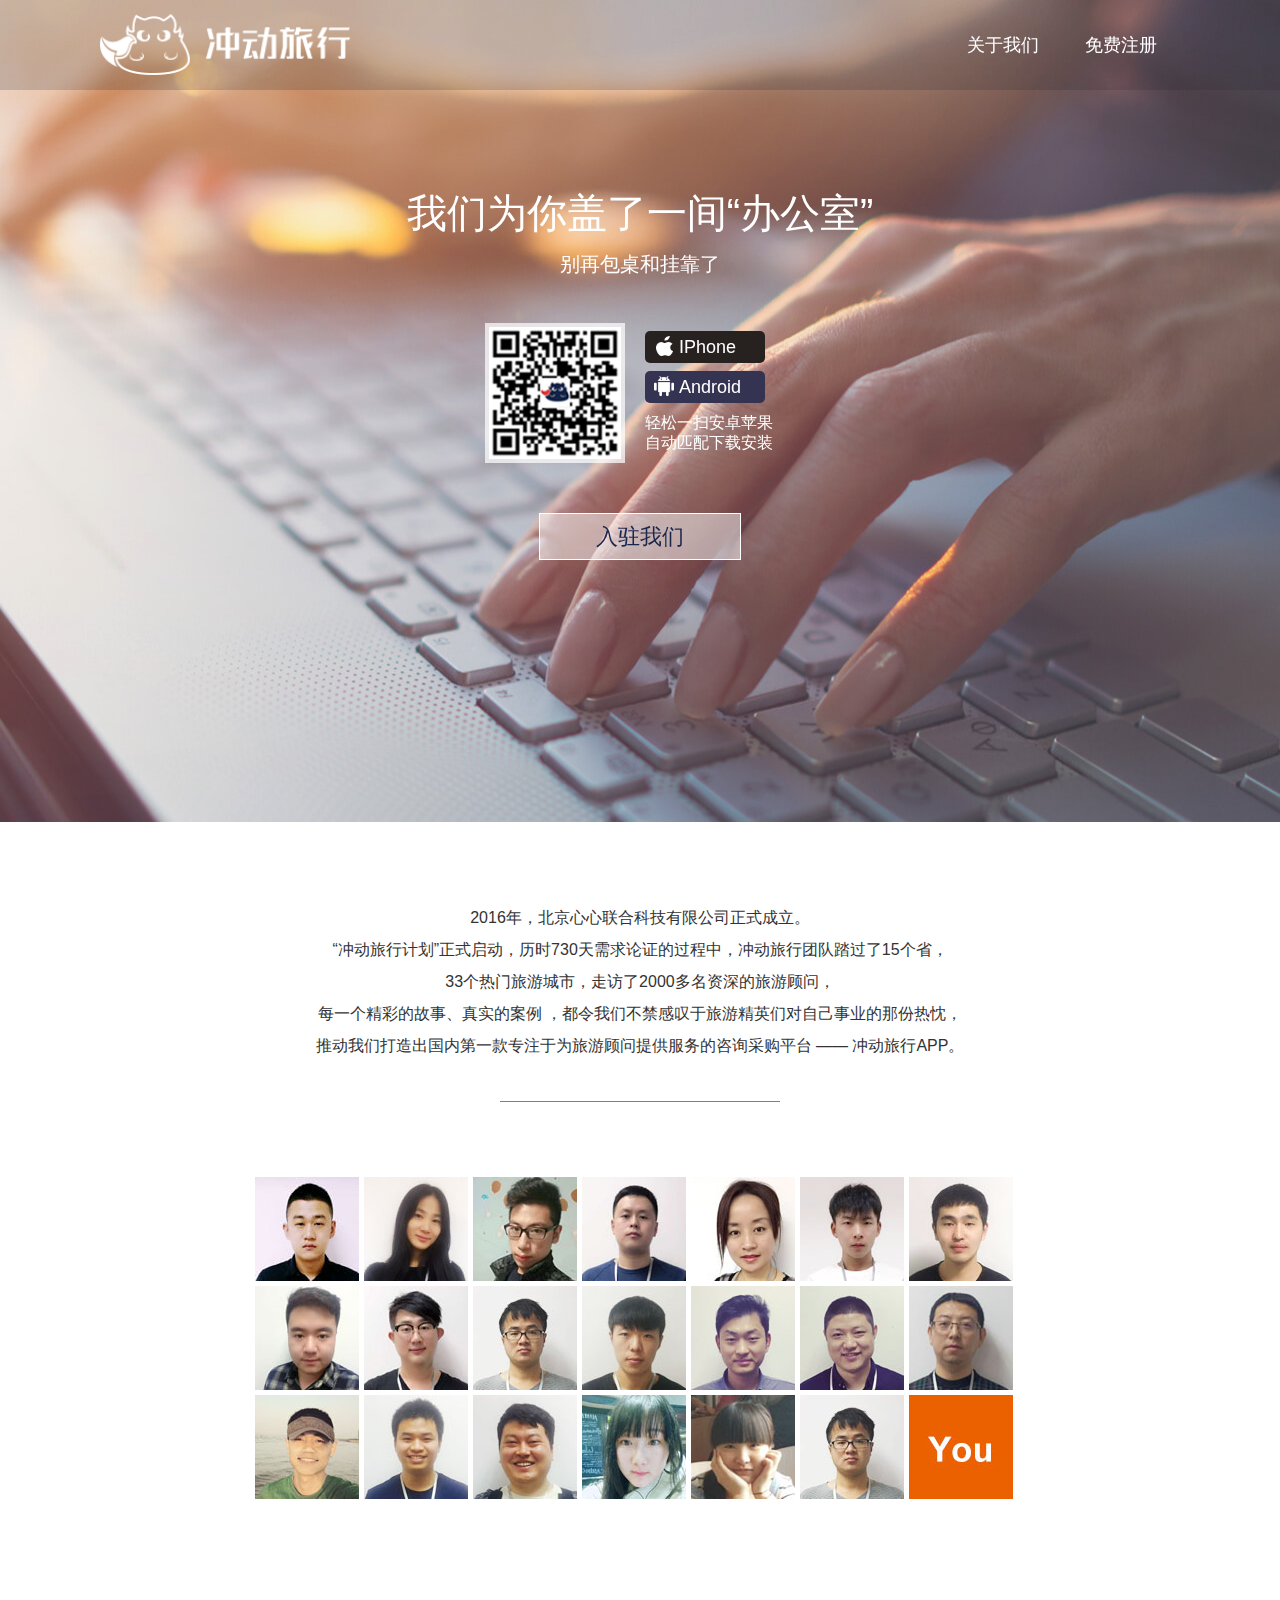
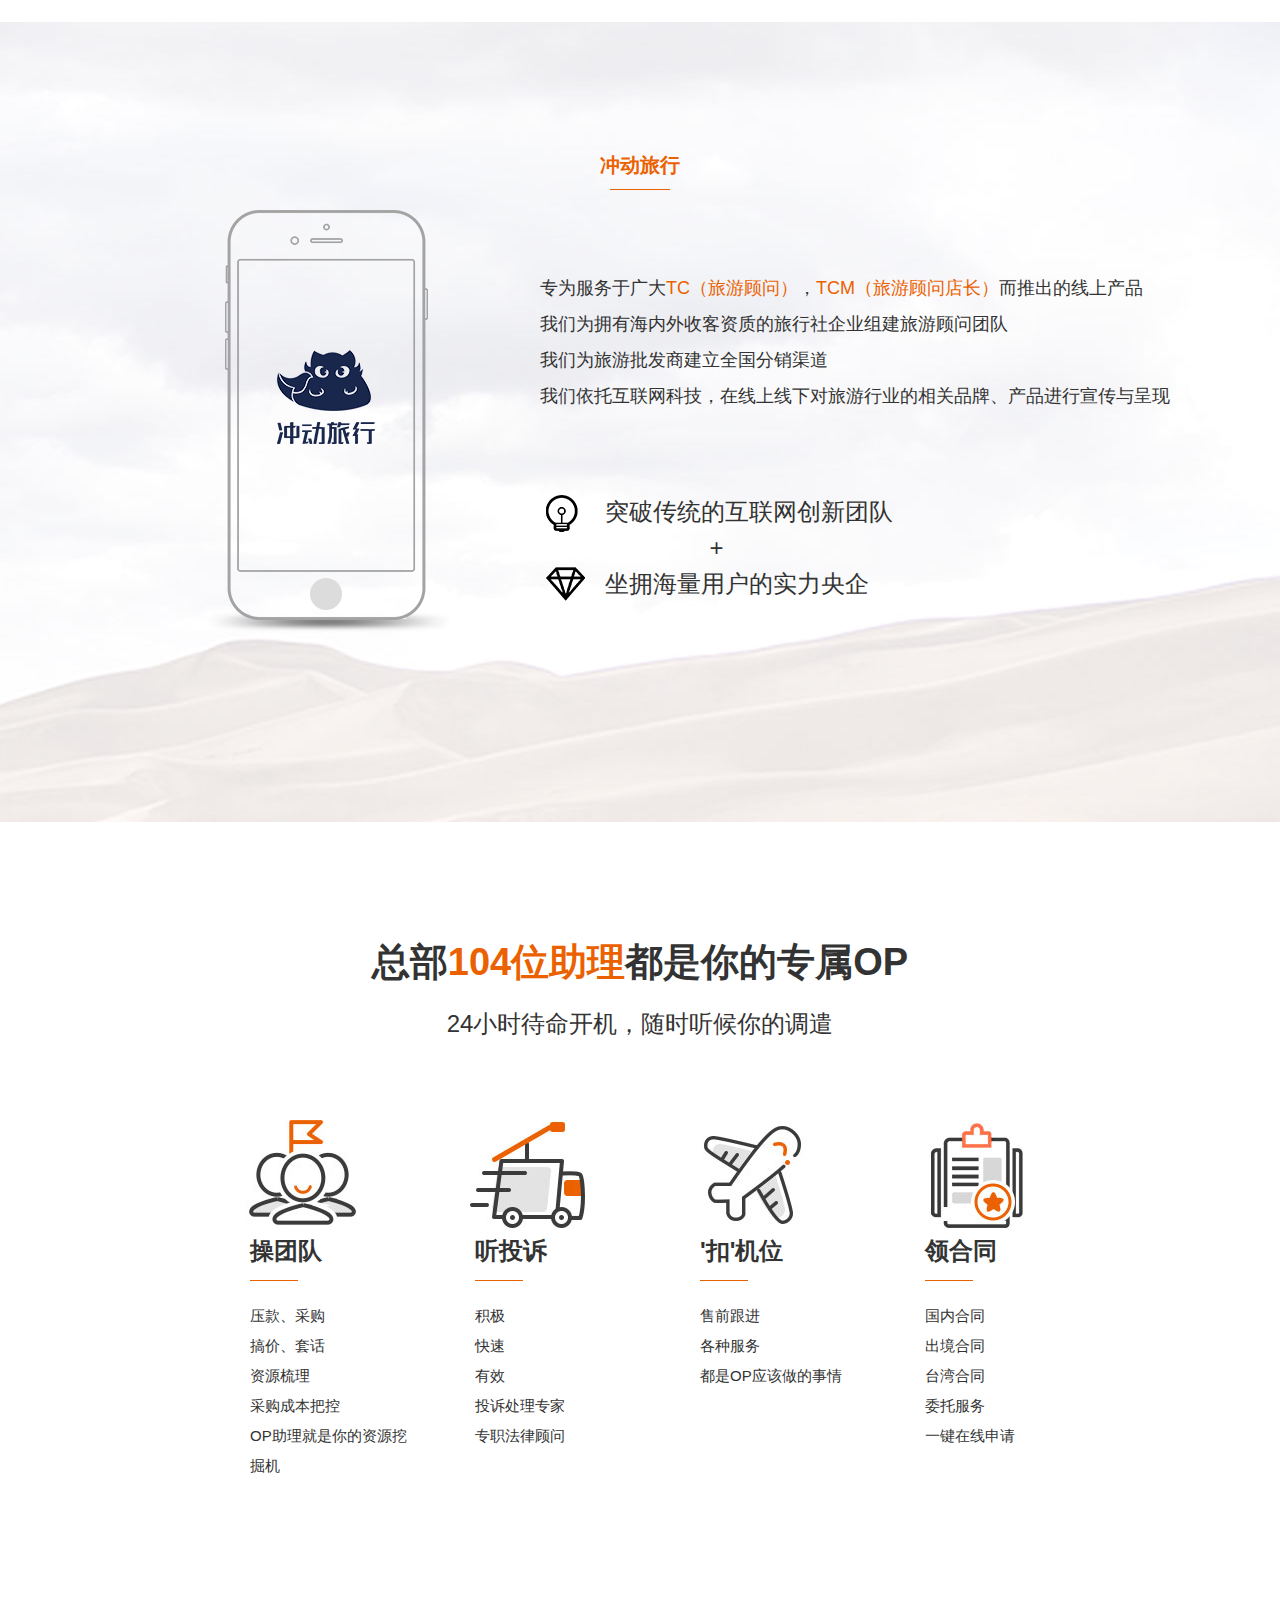
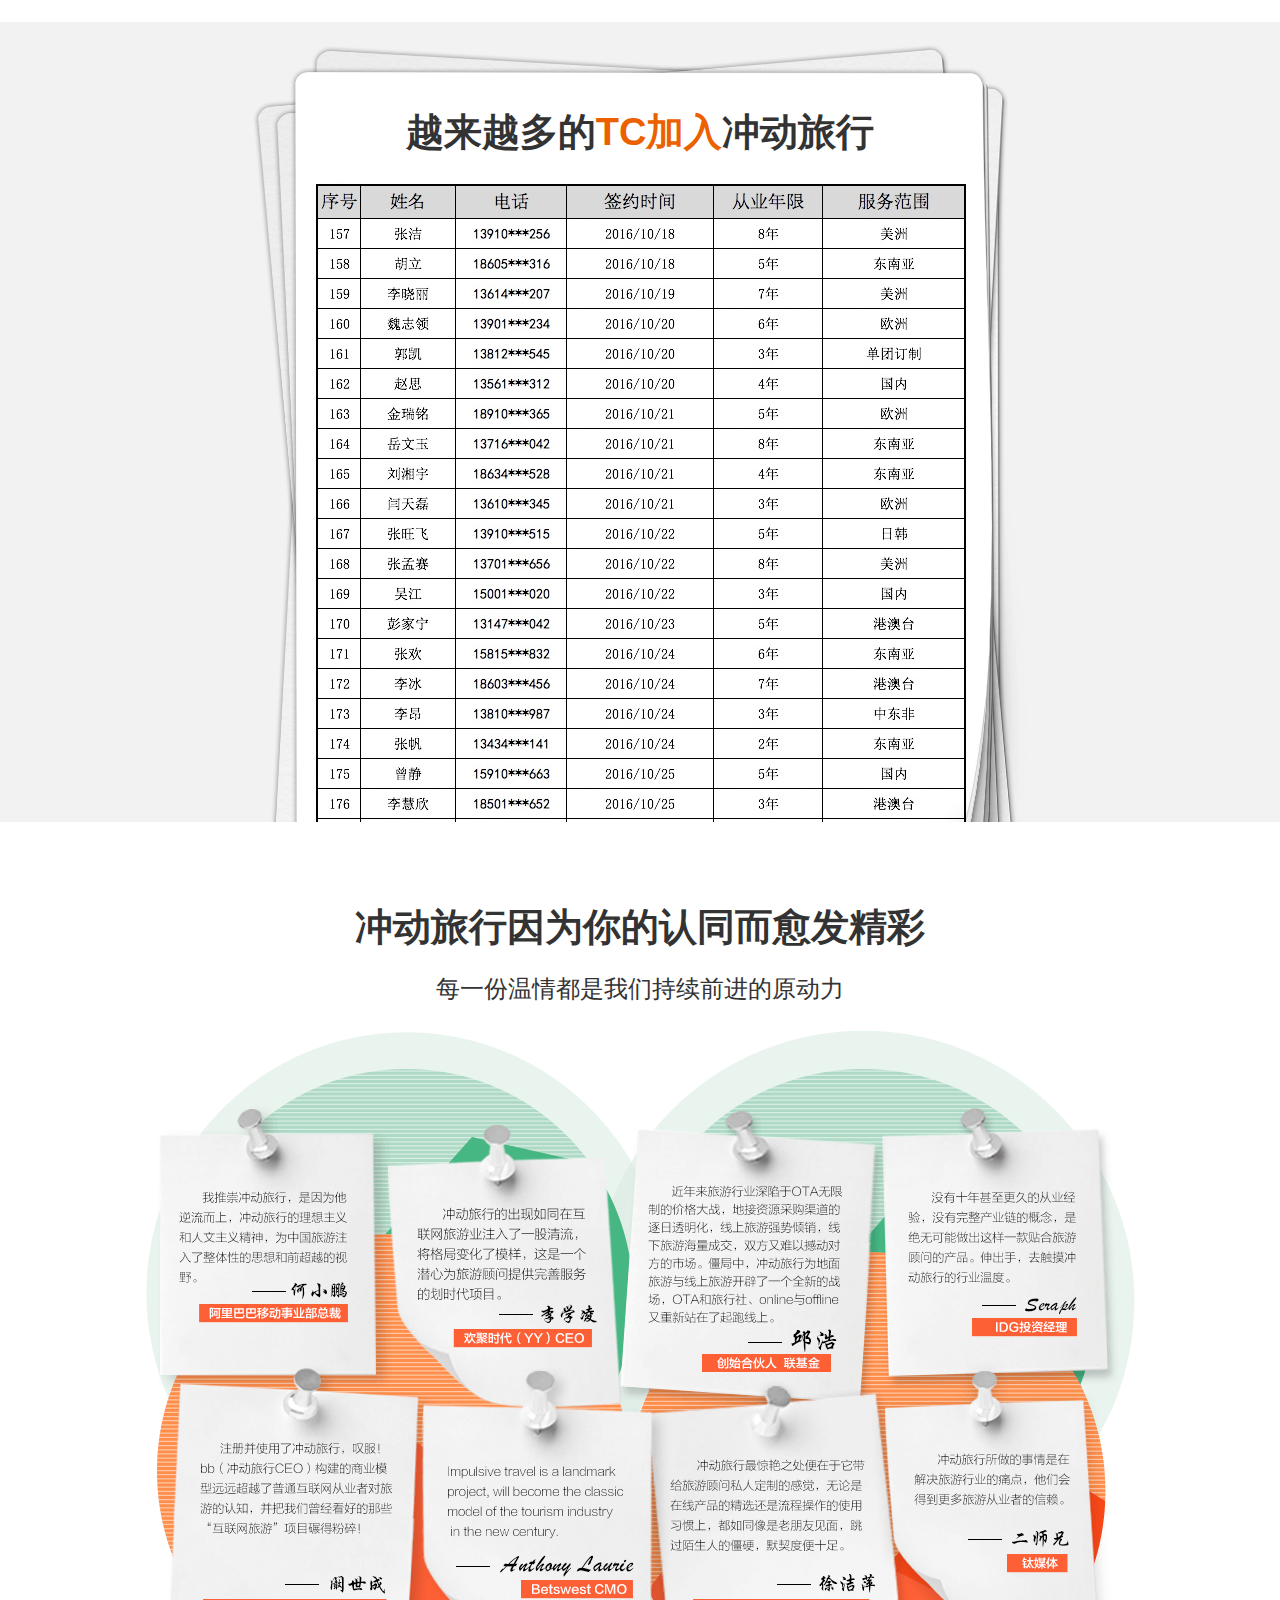
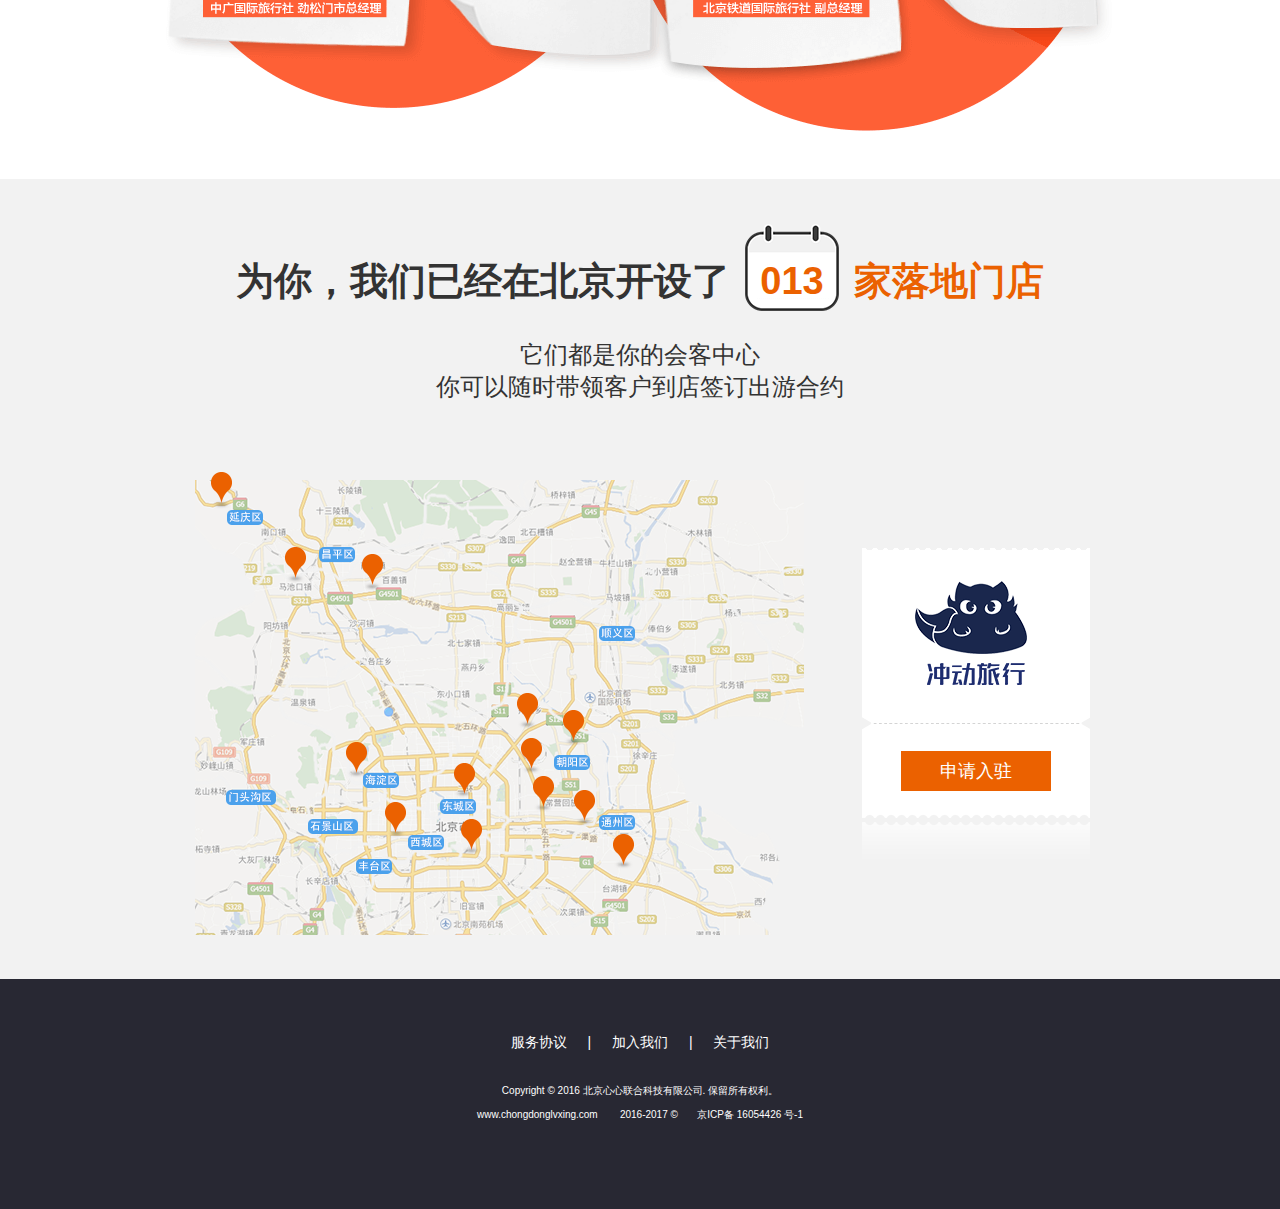
<file: index.html>
<!DOCTYPE html>
<html>

	<head>
		<meta charset="utf-8" />
		<title>冲动旅行</title>
		<meta name="viewport" content="width=device-width,initial-scale=1,minimum-scale=1,maximum-scale=1,user-scalable=no" />
		<meta name="keywords" content="冲动旅行 国旅 旅游顾问 计调 旅游门市 携程 去哪儿 途牛 仙贝 神舟国旅 中旅 广之旅 凯撒旅游 同程 蚂蜂窝 穷游 驴妈妈 青旅 阿里旅行 飞猪旅行 乐途旅游 游多多 agoda airbnb 绿野户外 欣欣旅游网 春秋旅游 众信旅游 旅游圈 中国旅游网 导游 参团 全陪 地陪 跟团游 旅游景点 自助游 旅游攻略 签证 火车票 汽车票 景点门票 电子门票 自驾游"/>
		<meta name="description" content="冲动旅行 国旅 旅游顾问 计调 旅游门市 携程 去哪儿 途牛 仙贝 神舟国旅 中旅 广之旅 凯撒旅游 同程 蚂蜂窝 穷游 驴妈妈 青旅 阿里旅行 飞猪旅行 乐途旅游 游多多 agoda airbnb 绿野户外 欣欣旅游网 春秋旅游 众信旅游 旅游圈 中国旅游网 导游 参团 全陪 地陪 跟团游 旅游景点 自助游 旅游攻略 签证 火车票 汽车票 景点门票 电子门票 自驾游"/>
		<link rel="stylesheet" type="text/css" href="css/swiper-3.4.0.min.css" />
		<link rel="stylesheet" type="text/css" href="css/style.css" />
	</head>

	<body>
		<!--banner-->
		<div class="banner">
			<div class="header">
			<div class="top">
				<div class="logo">
					<a href="index.html"></a>
				</div>
				<div class="list">
					<ul>
						<li>
							<a href="about_us.html">关于我们</a>
						</li>
						<li>
							<a href="registered.html">免费注册</a>
						</li>
					</ul>
				</div>
				<div class="phone">
					<div class="icon"></div>
					<div class="list">
						<i></i>
						<ul>
							<li><a href="registered.html">免费注册</a></li>
								<li><a href="about_us.html">关于我们</a></li>
								<li><a href="recruit.html">加入我们</a></li>
								<li><a href="service.html">服务协议</a></li>
						</ul>
					</div>
				</div>
			</div>
		</div>
			<div class="swiper_banner swiper-container">
				<div class="swiper-wrapper">
					<div class="swiper-slide"><img src="images/banner1.jpeg" alt="" /></div>
					<div class="swiper-slide"><img src="images/banner2.jpeg" alt="" /></div>
					<div class="swiper-slide"><img src="images/banner3.jpeg" alt="" /></div>
				</div>
				<div class="con">
					<div class="t">我们为你盖了一间“办公室”</div>
					<div class="subt">别再包桌和挂靠了</div>
					<div class="download">
						<div class="pic">
							<img src="images/qr_code.png" alt="扫码下载" />
						</div>
						<div class="tips">
							<a href="https://itunes.apple.com/gb/app/yi-dong-cai-bian/id1171651963?mt=8" class="ios"><span></span>IPhone</a>
							<a href="http://android.myapp.com/myapp/detail.htm?apkName=com.chongdong.travel" class="android"><span></span>Android</a>
							<p>轻松一扫安卓苹果<br />自动匹配下载安装</p>
						</div>
					</div>
					<div class="btn">
						<a href="registered.html">入驻我们</a>
					</div>
				</div>
			</div>
		</div>
		<div class="banner_b">
			<div class="phone">
				<div class="download">
					<div class="pic">
						<img src="images/download.png" alt="点击安装APP" />
						<div class="tips">
							<p>点击安装APP</p>
							<a href="https://itunes.apple.com/gb/app/yi-dong-cai-bian/id1171651963?mt=8" class="ios"><span></span>IPhone 安装</a>
							<a href="http://android.myapp.com/myapp/detail.htm?apkName=com.chongdong.travel" class="android"><span></span>Android 安装</a>
						</div>
					</div>
				</div>
			</div>
		</div>
		<div class="page_section1">
			<div class="txt">
				<p>2016年，北京心心联合科技有限公司正式成立。<br /> “冲动旅行计划”正式启动，历时730天需求论证的过程中，冲动旅行团队踏过了15个省，
					<br /> 33个热门旅游城市，走访了2000多名资深的旅游顾问，
					<br />每一个精彩的故事、真实的案例 ，都令我们不禁感叹于旅游精英们对自己事业的那份热忱，
<br /> 推动我们打造出国内第一款专注于为旅游顾问提供服务的咨询采购平台 —— 冲动旅行APP。</p>
			</div>

			<div class="txt_phone">
					<p>2016年，北京心心联合科技有限公司正式成立。<br /> “冲动旅行计划”正式启动，历时730天需求论证的过程中，<br />冲动旅行团队踏过了15个省，
						<br /> 33个旅游城市，走访了2000多名资深的旅游顾问，
						<br /> 每一个精彩的故事、真实的案例 ，<br />都令我们不禁感叹于旅游精英们对自己事业的那份热忱，<br /> 推动我们打造出国内第一款专注于为旅游顾问<br />提供服务的咨询采购平台 —— 冲动旅行APP。</p>
			</div>
			<div class="line"></div>
			<div class="pictures">
				<img src="images/head_1.jpg" alt="" />
				<img src="images/head_2.jpg" alt="" />
				<img src="images/head_3.jpg" alt="" />
				<img src="images/head_4.jpg" alt="" />
				<img src="images/head_5.jpg" alt="" />
				<img src="images/head_6.jpg" alt="" />
				<img src="images/head_7.jpg" alt="" />
				<img src="images/head_8.jpg" alt="" />
				<img src="images/head_9.jpg" alt="" />
				<img src="images/head_10.jpg" alt="" />
				<img src="images/head_11.jpg" alt="" />
				<img src="images/head_12.jpg" alt="" />
				<img src="images/head_13.jpg" alt="" />
				<img src="images/head_14.jpg" alt="" />
				<img src="images/head_15.jpg" alt="" />
				<img src="images/head_16.jpg" alt="" />
				<img src="images/head_17.jpg" alt="" />
				<img src="images/head_18.jpg" alt="" />
				<img src="images/head_19.jpg" alt="" />
				<img src="images/head_10.jpg" alt="" />
				<img src="images/head_21.jpg" alt="" />
			</div>
		</div>
		<div class="page_section2">
			<h3 class="tit">冲动旅行</h3>
			<div class="line"></div>
			<div class="con">
				<div class="phonepic"><img src="images/photo_logo.png" /></div>
				<div class="txt">
					<p>专为服务于广大<span>TC（旅游顾问）</span>，<span>TCM（旅游顾问店长）</span>而推出的线上产品</br>我们为拥有海内外收客资质的旅行社企业组建旅游顾问团队</p>
					<p>我们为旅游批发商建立全国分销渠道</p>
					<p>我们依托互联网科技，在线上线下对旅游行业的相关品牌、产品进行宣传与呈现</p>
				</div>
				<div class="phone">
					<p>
						专为服务于广大<br />
						<span>TC（旅游顾问）</span>、<span>TCM（旅游顾问店长）</span>推出的线上产品<br /> 我们为拥有海内外收客资质的旅行社企业
						<br /> 组建旅游顾问团队
						<br /> 我们为旅游批发商建立全国的分销渠道
						<br /> 我们依托互联网科技，
						<br /> 在线上线下对旅游行业的相关品牌、产品进行宣传与呈现
					</p>
				</div>
				<div class="icon_plus">
					<div class="item item1"><span></span>突破传统的互联网创新团队</div>
					<div class="plus">+</div>
					<div class="item item2"><span></span>坐拥海量用户的实力央企</div>
				</div>
				<div class="clear"></div>
			</div>
		</div>
		<div class="page_section3">
			<h3 class="tit">总部<span>104位助理</span>都是你的专属OP</h3>
			<div class="con">
				<p>24小时待命开机，随时听候你的调遣</p>
			</div>
			<div class="list">
				<ul>
					<li>
						<dl>
							<dt><img src="images/sec3_1.jpg" alt="" /></dt>
							<dd>
								<h5 class="t">操团队</h5>
								<div class="line"></div>
								<p>压款、采购<br />搞价、套话<br />资源梳理<br />采购成本把控<br />OP助理就是你的资源挖掘机</p>
								<div class="tet">压款、采购搞价<br />套话资源梳理、采购成本把控<br />OP助理就是你的资源挖掘机
								</div>
							</dd>
						</dl>
					</li>
					<li>
						<dl>
							<dt><img src="images/sec3_2.jpg" alt="" /></dt>
							<dd>
								<h5 class="t">听投诉</h5>
								<div class="line"></div>
								<p>积极<br />快速<br />有效<br />投诉处理专家<br />专职法律顾问</p>
								<div class="tet">积极、快速、有效<br />投诉处理专家、专职法律顾问</div>
							</dd>
						</dl>
					</li>
					<li>
						<dl>
							<dt><img src="images/sec3_3.jpg" alt="" /></dt>
							<dd>
								<h5 class="t">'扣'机位</h5>
								<div class="line"></div>
								<p>售前跟进<br />各种服务<br />都是OP应该做的事情</p>
								<div class="tet">售前跟进、各种服务<br />都是OP应该做的事情</div>
							</dd>
						</dl>
					</li>
					<li>
						<dl>
							<dt><img src="images/sec3_4.jpg" alt="" /></dt>
							<dd>
								<h5 class="t">领合同</h5>
								<div class="line"></div>
								<p>国内合同<br />出境合同<br />台湾合同<br />委托服务<br />一键在线申请</p>
								<div class="tet">国内合同、出境合同<br />台湾合同、委托服务<br />一键在线申请</div>
							</dd>
						</dl>
					</li>
				</ul>
			</div>
		</div>
		<div class="page_section4">
			<h3>越来越多的<span>TC加入</span>冲动旅行</h3>
			<div class="con"><img src="images/page3.png" alt="越来越多的TC加入冲动旅行" /></div>
			<div class="iphone" style=" max-width: 375px; margin: 0 auto;"><img src="images/page3_h5.png" width="100%" height="456" alt="越来越多的TC加入冲动旅行" /></div>
		</div>
		<div class="page_section5">
			<h3>冲动旅行因为你的认同而愈发精彩</h3>
			<div class="con">
				<p>每一份温情都是我们持续前进的原动力</p>
			</div>
			<div class="con last_con"><img src="images/page5.png" alt="冲动旅行因为你的认同而愈发精彩,每一份温情都是我们持续前进的原动力" /></div>
			<div class="phone">
				<div class="con" style=" max-width: 339px; margin: 0 auto;">
					<img src="images/page_pic.jpg" width="100%" height="auto" />
				</div>
			</div>
		</div>
		<div class="page_section6">
			<div class="tit">
				<h3 class="same">为你，我们已经在北京开设了<span><i>013</i>家落地门店</span></h3>
				<div class="time_r">
					<div class="txt same"><i>013</i>家落地门店</div>
				</div>
			</div>
			<div class="con">
				<p>它们都是你的会客中心<br />你可以随时带领客户到店签订出游合约</p>
			</div>
			<div class="mapbox">
				<img src="images/map.png" class="map" />
				<img src="images/map_icon.png" class="map_icon" />
				<div class="pc">
					<a href="registered.html">申请入驻</a>
				</div>
			</div>
			
			<div class="phone">
				<a href="registered.html">包桌入驻</a>
				<a href="registered.html">门店入驻</a>
			</div>
		</div>
		<div class="footer">
			<div class="link">
				<a href="service.html">服务协议</a>
				<span>|</span>
				<a href="recruit.html">加入我们</a>
				<span>|</span>
				<a href="about_us.html">关于我们</a>
				<!--<span>|</span>
				<a href="javscript:;">联系我们</a>-->
			</div>
			<div class="copyright">
				<p>Copyright © 2016 北京心心联合科技有限公司. 保留所有权利。</p>
				<p>www.chongdonglvxing.com&nbsp;&nbsp;&nbsp;&nbsp;&nbsp;&nbsp;&nbsp;&nbsp;2016-2017&nbsp;&copy;&nbsp;&nbsp;&nbsp;&nbsp;&nbsp;&nbsp;&nbsp;京ICP备 16054426 号-1</p>
			</div>
		</div>
		<script src="js/jquery-1.10.2.min.js" type="text/javascript" charset="utf-8"></script>
		<script src="js/jquery.tap.min.js" type="text/javascript" charset="utf-8"></script>
		<script src="js/swiper-3.4.0.jquery.min.js" type="text/javascript" charset="utf-8"></script>
		<script src="js/scrollReveal.0.1.3.js" type="text/javascript" charset="utf-8"></script>
		<script type="text/javascript">
			(function() {
				var mySwiper = new Swiper('.swiper_banner', {
					autoplay:5000,
					speed:2000,
					effect: 'fade',
					autoplayDisableOnInteraction: false,
				})
				window.scrollReveal = new scrollReveal({
					reset: true,
					move: '50px'
				});
			})();
			$(function(){
				$(".icon").click(function(e){
					e.stopPropagation();
					$(this).next().fadeToggle();
				});
				$("body").click(function(){
					$(".icon").next().hide();
				});
				$(window).scroll(function(){
					$(".icon").next().hide();
				});

				$(".phone .list li").click(function(){
					$(this).parents(".phone").children(".list").fadeToggle()
				})
			})
		</script>
	</body>

</html>
</file>
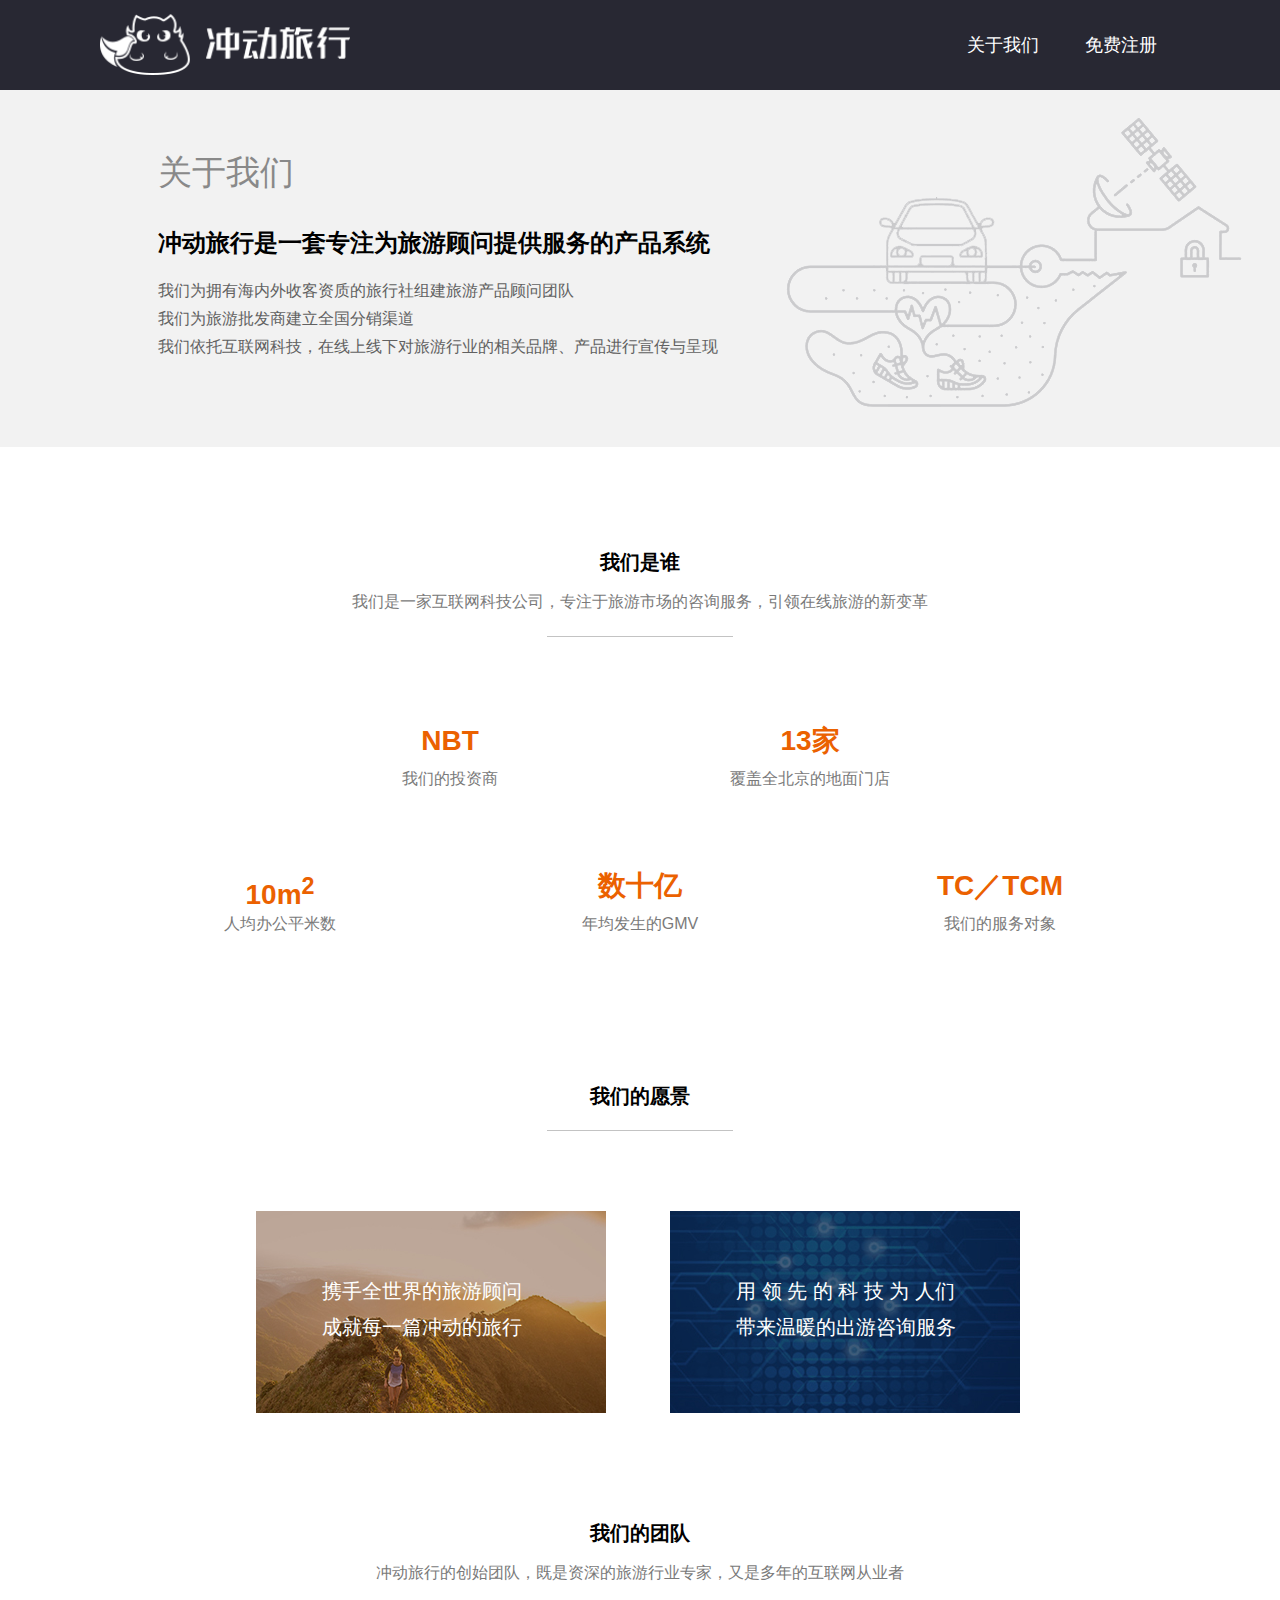
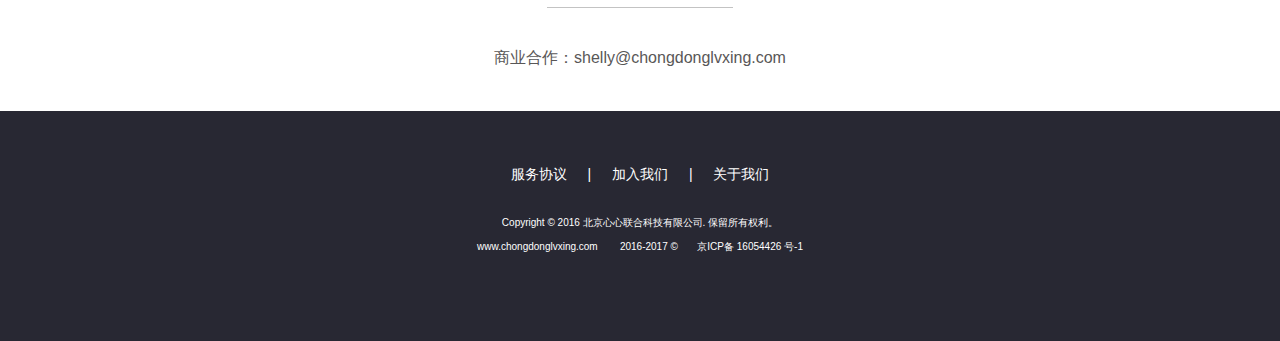
<file: about_us.html>
<!DOCTYPE html>
<html>

	<head>
		<meta charset="utf-8">
		<meta name="viewport" content="width=device-width,initial-scale=1.0, minimum-scale=1.0, maximum-scale=1.0, user-scalable=no" />
		<title>关于我们</title>
		<link rel="stylesheet" type="text/css" href="css/style.css" />
	</head>

	<body>
		<div class="header_box">
			<div class="header_two">
				<div class="top">
					<div class="logo">
						<a href="index.html"></a>
					</div>
					<div class="list">
						<ul>
							<li>
								<a href="about_us.html">关于我们</a>
							</li>
							<li>
								<a href="registered.html">免费注册</a>
							</li>
						</ul>
					</div>
					<div class="phone">
						<div class="icon"></div>
						<div class="list">
							<i></i>
							<ul>
								<li>
									<a href="registered.html">免费注册</a>
								</li>
								<li>
									<a href="about_us.html">关于我们</a>
								</li>
								<li>
									<a href="recruit.html">加入我们</a>
								</li>
								<li>
									<a href="service.html">服务协议</a>
								</li>
							</ul>
						</div>
					</div>
				</div>
			</div>
		</div>
		<!--banner-->
		<div class="banner_same">
			<div class="banner_pc about_us">
				<div class="banner_pcbox">
					<span class="banner_title">关于我们</span>
					<h3>冲动旅行是一套专注为旅游顾问提供服务的产品系统</h3>
					<p>我们为拥有海内外收客资质的旅行社组建旅游产品顾问团队</p>
					<p>我们为旅游批发商建立全国分销渠道</p>
					<p>我们依托互联网科技，在线上线下对旅游行业的相关品牌、产品进行宣传与呈现</p>
				</div>
			</div>
			<div class="banner_phone">
				<img src="images/banner_ab_phone.png" alt="" />
				<span class="banner_title">关于我们</span>
			</div>
		</div>
		<!--*************************************************************************************************************************************************-->

		<!--pc端内容-->
		<div class="same_title_pc">
			<h3>我们是谁</h3>
			<p>我们是一家互联网科技公司，专注于旅游市场的咨询服务，引领在线旅游的新变革</p>
			<div class="ab_line"></div>
		</div>
		<div class="who_pc">
			<ul>
				<li>
					<h3>NBT</h3>
					<p>我们的投资商</p>
				</li>
				<li>
					<h3>13家</h3>
					<p>覆盖全北京的地面门店</p>
				</li>
				<li>
					<h3>10m<sup>2</sup></h3>
					<p>人均办公平米数</p>
				</li>
				<li>
					<h3>数十亿</h3>
					<p>年均发生的GMV</p>
				</li>
				<li>
					<h3>TC／TCM</h3>
					<p>我们的服务对象</p>
				</li>
			</ul>
			<div class="clear"></div>
			<div class="mt76"></div>
		</div>
		<div class="same_title_pc nsame_p">
			<h3 style=" margin-bottom: 20px;">我们的愿景</h3>
			<div class="ab_line"></div>
		</div>
		<div class="vision_pc">
			<ul>
				<li>
					<img src="images/vision_pic1.jpg" />
					<p>携手全世界的旅游顾问<br />成就每一篇冲动的旅行</p>
				</li>
				<li>
					<img src="images/vision_pic2.jpg" />
					<p>用&nbsp;领&nbsp;先&nbsp;的&nbsp;科&nbsp;技&nbsp;为&nbsp;人们<br />带来温暖的出游咨询服务</p>
				</li>
			</ul>
			<div class="clear"></div>
		</div>
		<div class="same_title_pc" style=" margin-bottom: 40px;">
			<h3>我们的团队</h3>
			<p>冲动旅行的创始团队，既是资深的旅游行业专家，又是多年的互联网从业者</p>
			<div class="ab_line"></div>
		</div>
		<div class="team_pc">
			<div class="con">
				<!--<div class="con_title">产品中心</div>
				<div class="con_con">产品团队常被要求花费一天的时间在他们感兴趣的事情上，这种近乎强制性的要求创造了很多新鲜的用户体验环节；每一个用户身上的小故事，都是我们优化产品体验的灵感与原动力。</div>
				<div class="con_title">技术中心</div>
				<div class="con_con">我们工作在中国硅谷-上地，我们有N++位未婚萌妹兼职做您的“程序员鼓励师”，我们是一群外表清纯内心单纯的科技达人，我们负责规划和改变旅行世界的产业格局，我们这里高薪水高福利，让妈妈再也不用担心你的钱包，来吧兄弟们，我们一起Fighting！！！如果您感兴趣，请和我们一起“折腾地球”。</div>
				<div class="clear"></div>
				<div class="con_title two_con">OP中心<br />销售中心</div>
				<div class="con_con">业绩就是尊严！要么牛逼！要么滚蛋！</div>
				<div class="con_title">管理中心</div>
				<div class="con_con">我们是冲动旅行的时间管理局，正所谓时间就是金钱!</div>
				<div class="clear"></div>-->
				<p style=" color: #595757; font-size: 16px; text-align: center;">商业合作：shelly@chongdonglvxing.com</p>
				<br />
				<br />
			</div>
		</div>
		<!--*************************************************************************************************************************************************-->

		<style type="text/css">
			@media screen and (max-width: 780px) {
				.same_title_pc {
					display: none;
					margin: 0;
				}
			}
		</style>
		<!--手机端内容-->
		<div class="same_title_phone">
			<h3>我们是谁</h3>
			<p>我们是一家互联网科技公司，专注于旅游市场的咨询服务，引领在线旅游的新变革</p>
			<div class="ab_line"></div>
		</div>
		<div class="who_phone">
			<ul>
				<li>
					<h3>NBT</h3>
					<p>我们的投资商</p>
				</li>
				<li>
					<h3>13家</h3>
					<p>覆盖全北京的地面门店</p>
				</li>
				<li>
					<h3>10m<sup>2</sup></h3>
					<p>人均办公平米数</p>
				</li>
				<li>
					<h3>数十亿</h3>
					<p>年均发生的GMV</p>
				</li>
				<li>
					<h3>TC／TCM</h3>
					<p>我们的服务对象</p>
				</li>
			</ul>
			<div class="clear"></div>
			<div class="mt38"></div>
		</div>
		<div class="same_title_phone">
			<h3 style=" margin-bottom: 10px;">我们的愿景</h3>
			<div class="ab_line"></div>
		</div>
		<div class="vision_phone">
			<ul>
				<li>
					<img src="images/vision_pic1.jpg" />
					<p>携手全世界的旅游顾问<br />成就每一篇冲动的旅行</p>
				</li>
				<li>
					<img src="images/vision_pic2.jpg" />
					<p>用&nbsp;领&nbsp;先&nbsp;的&nbsp;科&nbsp;技&nbsp;为&nbsp;人们<br />带来温暖的出游咨询服务</p>
				</li>
			</ul>
			<div class="clear"></div>
		</div>

		<div class="same_title_phone">
			<h3>我们的团队</h3>
			<p>冲动旅行的创始团队，既是资深的旅游行业专家，又是多年的互联网从业者</p>
			<div class="ab_line"></div>
		</div>
		<div class="team_phone">
			<!--<div class="con">
				<div class="con_title">产品中心</div>
				<div class="con_con">产品团队常被要求花费一天的时间在他们感兴趣的事情上，这种近乎强制性的要求创造了很多新鲜的用户体验环节；每一个用户身上的小故事，都是我们优化产品体验的灵感与原动力。</div>
				<div class="con_title">技术中心</div>
				<div class="con_con">我们工作在中国硅谷-上地，我们有N++位未婚萌妹兼职做您的“程序员鼓励师”，我们是一群外表清纯内心单纯的科技达人，我们负责规划和改变旅行世界的产业格局，我们这里高薪水高福利，让妈妈再也不用担心你的钱包，来吧兄弟们，我们一起Fighting！！！如果您感兴趣，请和我们一起“折腾地球”。</div>
				<div class="clear"></div>
				<div class="con_title">OP中心<br />销售中心</div>
				<div class="con_con">业绩就是尊严！要么牛逼！要么滚蛋！</div>
				<div class="con_title">管理中心</div>
				<div class="con_con">我们是冲动旅行的时间管理局，正所谓时间就是金钱!</div>
				<div class="clear"></div>
			</div>-->
			</br>
			<p style=" color: #595757; font-size: 14px; width: 90%; margin: 0 auto; text-align: center;">商业合作：shelly@chongdonglvxing.com</p>
			</br>
		</div>

		<div class="footer">
			<div class="link">
				<a href="service.html">服务协议</a>
				<span>|</span>
				<a href="recruit.html">加入我们</a>
				<span>|</span>
				<a href="about_us.html">关于我们</a>
				<!--<span>|</span>
				<a href="javscript:;">联系我们</a>-->
			</div>
			<div class="copyright">
				<p>Copyright © 2016 北京心心联合科技有限公司. 保留所有权利。</p>
				<p>www.chongdonglvxing.com&nbsp;&nbsp;&nbsp;&nbsp;&nbsp;&nbsp;&nbsp;&nbsp;2016-2017&nbsp;&copy;&nbsp;&nbsp;&nbsp;&nbsp;&nbsp;&nbsp;&nbsp;京ICP备 16054426 号-1</p>
			</div>
		</div>
		<script src="js/jquery-1.10.2.min.js"></script>
		<script src="js/jquery.tap.min.js" type="text/javascript" charset="utf-8"></script>
		<script type="text/javascript">
			$(function() {
				$(".icon").click(function(e) {
					e.stopPropagation();
					$(this).next().fadeToggle();
				});
				$("body").click(function() {
					$(".icon").next().hide();
				});
				$(window).scroll(function() {
					$(".icon").next().hide();
				});
				$(".phone .list li").click(function() {
					$(this).parents(".phone").children(".list").fadeToggle()
				})
			})
		</script>
	</body>

</html>
</file>
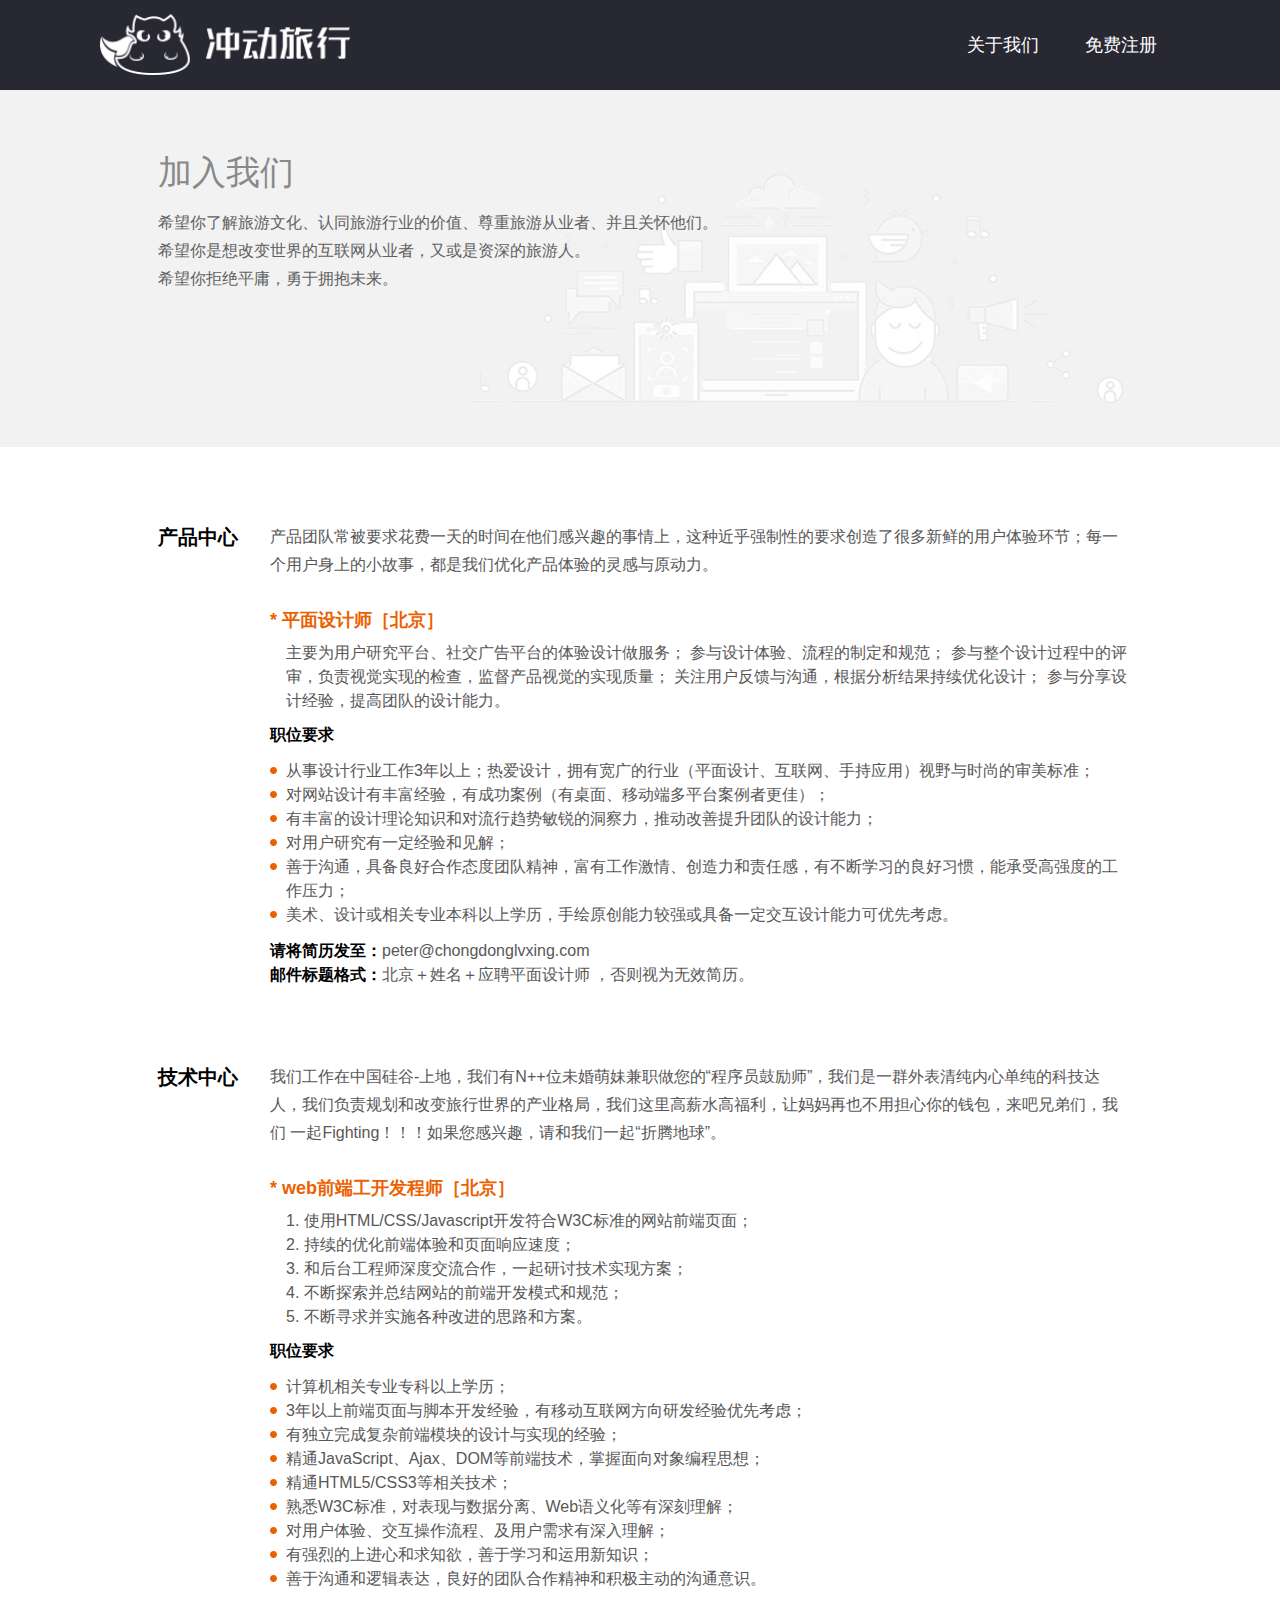
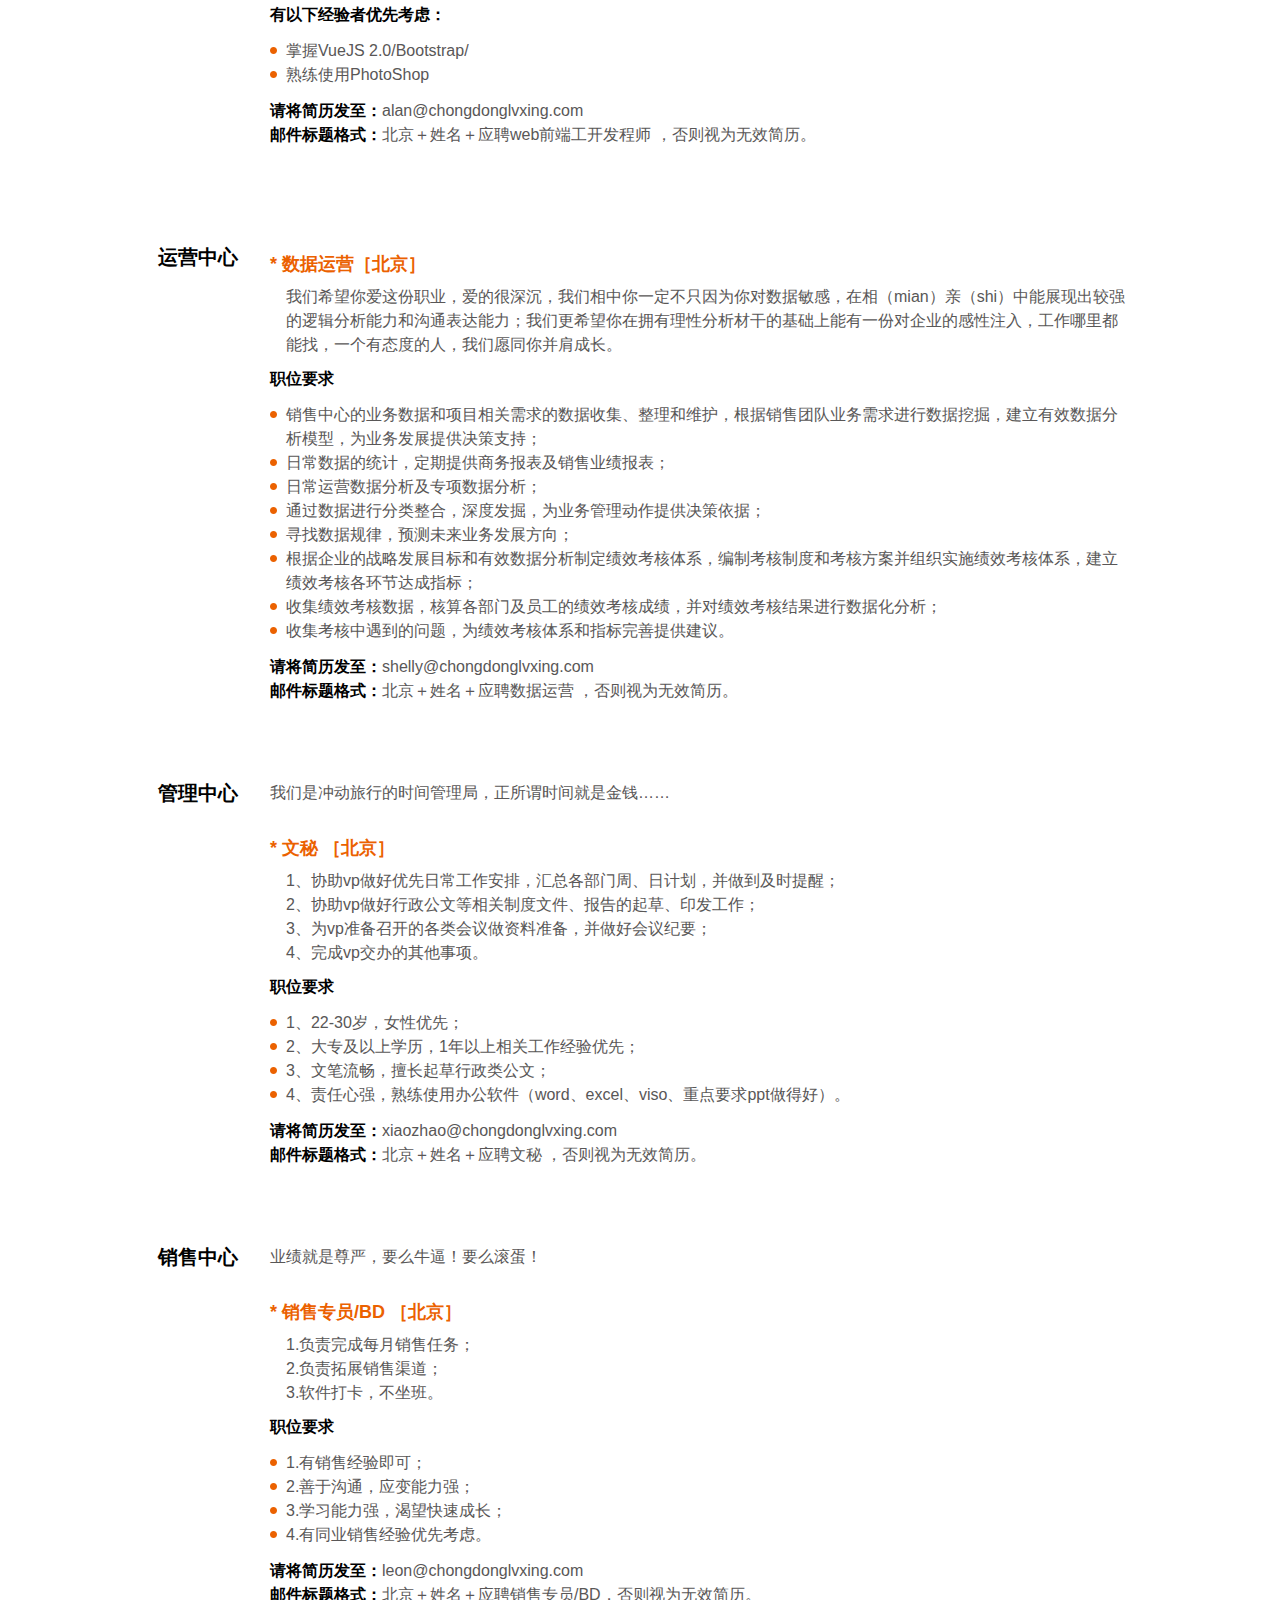
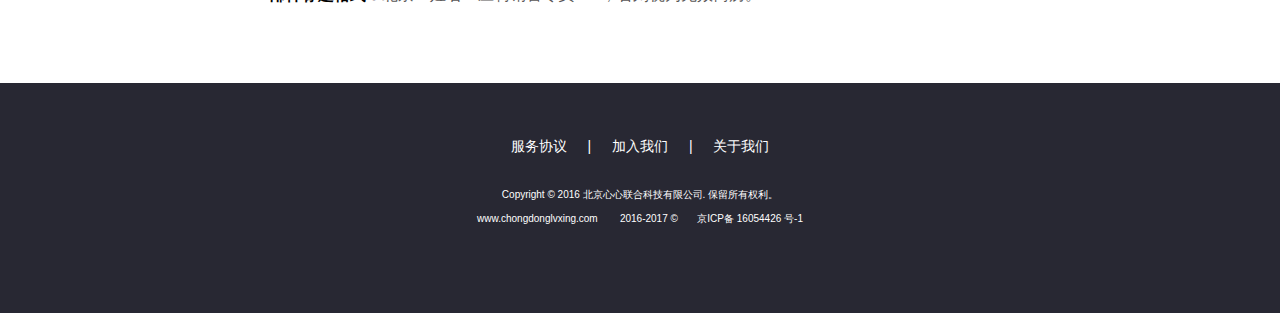
<file: recruit.html>
<!DOCTYPE html>
<html>

	<head>
		<meta charset="utf-8">
		<meta name="viewport" content="width=device-width,initial-scale=1.0, minimum-scale=1.0, maximum-scale=1.0, user-scalable=no" />
		<title>加入我们</title>
		<link rel="stylesheet" type="text/css" href="css/style.css" />
	</head>

	<body>
		<div class="header_box">
			<div class="header_two">
				<div class="top">
					<div class="logo">
						<a href="index.html"></a>
					</div>
					<div class="list">
						<ul>
							<li>
								<a href="about_us.html">关于我们</a>
							</li>
							<li>
								<a href="registered.html">免费注册</a>
							</li>
						</ul>
					</div>
					<div class="phone">
						<div class="icon"></div>
						<div class="list">
							<i></i>
							<ul>
								<li>
									<a href="registered.html">免费注册</a>
								</li>
								<li>
									<a href="about_us.html">关于我们</a>
								</li>
								<li>
									<a href="recruit.html">加入我们</a>
								</li>
								<li>
									<a href="service.html">服务协议</a>
								</li>
							</ul>
						</div>
					</div>
				</div>
			</div>
		</div>
		<div class="banner_same">
			<div class="banner_pc">
				<div class="banner_pcbox">
					<span class="banner_title">加入我们</span>
					<!--<h3>冲动旅行是一套为旅游顾问服务的产品系统</h3>-->
					<p>希望你了解旅游文化、认同旅游行业的价值、尊重旅游从业者、并且关怀他们。</p>
					<p>希望你是想改变世界的互联网从业者，又或是资深的旅游人。</p>
					<p>希望你拒绝平庸，勇于拥抱未来。</p>
				</div>
			</div>
			<div class="banner_phone">
				<img src="images/banner_zp_phone.png" alt="" />
				<span class="banner_title">加入我们</span>
			</div>
		</div>
		<div class="recruit_con_pc">
			<div class="mt76"></div>
			<div class="recruit_position">
				产品中心
			</div>
			<div class="con">
				<p>产品团队常被要求花费一天的时间在他们感兴趣的事情上，这种近乎强制性的要求创造了很多新鲜的用户体验环节；每一个用户身上的小故事，都是我们优化产品体验的灵感与原动力。</p>
				<span class="job_title">*  平面设计师［北京］ </span>
				<p style=" margin-left: 16px;line-height: 24px;">主要为用户研究平台、社交广告平台的体验设计做服务； 参与设计体验、流程的制定和规范； 参与整个设计过程中的评审，负责视觉实现的检查，监督产品视觉的实现质量； 关注用户反馈与沟通，根据分析结果持续优化设计； 参与分享设计经验，提高团队的设计能力。</p>
				<span class="same_title">职位要求</span>
				<ul>
					<li>从事设计行业工作3年以上；热爱设计，拥有宽广的行业（平面设计、互联网、手持应用）视野与时尚的审美标准；</li>
					<li>对网站设计有丰富经验，有成功案例（有桌面、移动端多平台案例者更佳）；</li>
					<li>有丰富的设计理论知识和对流行趋势敏锐的洞察力，推动改善提升团队的设计能力；</li>
					<li>对用户研究有一定经验和见解；</li>
					<li>善于沟通，具备良好合作态度团队精神，富有工作激情、创造力和责任感，有不断学习的良好习惯，能承受高强度的工作压力；</li>
					<li>美术、设计或相关专业本科以上学历，手绘原创能力较强或具备一定交互设计能力可优先考虑。</li>
				</ul>
				<span class="same_title">请将简历发至：<b>peter@chongdonglvxing.com</b></span>
				<span class="same_title">邮件标题格式：<b>北京＋姓名＋应聘平面设计师 ，否则视为无效简历。</b></span>
			</div>
			<div class="mt76"></div>
		</div>
		<div class="recruit_con_pc">
			<div class="recruit_position">
				技术中心
			</div>
			<div class="con">
				<p>我们工作在中国硅谷-上地，我们有N++位未婚萌妹兼职做您的“程序员鼓励师”，我们是一群外表清纯内心单纯的科技达人，我们负责规划和改变旅行世界的产业格局，我们这里高薪水高福利，让妈妈再也不用担心你的钱包，来吧兄弟们，我们 一起Fighting！！！如果您感兴趣，请和我们一起“折腾地球”。
				</p>
				<span class="job_title">*  web前端工开发程师［北京］</b></span>
				<p style=" margin-left: 16px;line-height: 24px;">
					1. 使用HTML/CSS/Javascript开发符合W3C标准的网站前端页面；</br>
					2. 持续的优化前端体验和页面响应速度；</br>
					3. 和后台工程师深度交流合作，一起研讨技术实现方案；</br>
					4. 不断探索并总结网站的前端开发模式和规范；</br>
					5. 不断寻求并实施各种改进的思路和方案。
				</p>
				<span class="same_title">职位要求</span>
				<ul>
					<li>计算机相关专业专科以上学历；</li>
					<li>3年以上前端页面与脚本开发经验，有移动互联网方向研发经验优先考虑；</li>
					<li>有独立完成复杂前端模块的设计与实现的经验；</li>
					<li>精通JavaScript、Ajax、DOM等前端技术，掌握面向对象编程思想；</li>
					<li>精通HTML5/CSS3等相关技术；</li>
					<li>熟悉W3C标准，对表现与数据分离、Web语义化等有深刻理解；</li>
					<li>对用户体验、交互操作流程、及用户需求有深入理解；</li>
					<li>有强烈的上进心和求知欲，善于学习和运用新知识；</li>
					<li>善于沟通和逻辑表达，良好的团队合作精神和积极主动的沟通意识。</li>
				</ul>
				<span class="same_title">有以下经验者优先考虑：</span>
				<ul>
					<li>掌握VueJS 2.0/Bootstrap/</li>
					<li>熟练使用PhotoShop</li>
				</ul>
				<span class="same_title">请将简历发至：<b>alan@chongdonglvxing.com</b></span>
				<span class="same_title">邮件标题格式：<b>北京＋姓名＋应聘web前端工开发程师 ，否则视为无效简历。</b></span>
			</div>
			<div class="mt76"></div>
		</div>
		<div class="recruit_con_pc">
			<div class="recruit_position">
				运营中心
			</div>
			<div class="con">
				<!--<p>我们工作在中国硅谷-上地，我们有N++位未婚萌妹兼职做您的“程序员鼓励师”，我们是一群外表清纯内心单纯的科技达人，我们负责规划和改变旅行世界的产业格局，我们这里高薪水高福利，让妈妈再也不用担心你的钱包，来吧兄弟们，我们一起Fighting！！！如果您感兴趣，请和我们一起“折腾地球”。</p>-->
				<span class="job_title">*  数据运营［北京］ </span>
				<p style=" margin-left: 16px;line-height: 24px;">
					我们希望你爱这份职业，爱的很深沉，我们相中你一定不只因为你对数据敏感，在相（mian）亲（shi）中能展现出较强的逻辑分析能力和沟通表达能力；我们更希望你在拥有理性分析材干的基础上能有一份对企业的感性注入，工作哪里都能找，一个有态度的人，我们愿同你并肩成长。</p>
				<span class="same_title">职位要求</span>
				<ul>
					<li>销售中心的业务数据和项目相关需求的数据收集、整理和维护，根据销售团队业务需求进行数据挖掘，建立有效数据分析模型，为业务发展提供决策支持；</li>
					<li>日常数据的统计，定期提供商务报表及销售业绩报表；</li>
					<li>日常运营数据分析及专项数据分析；</li>
					<li>通过数据进行分类整合，深度发掘，为业务管理动作提供决策依据；</li>
					<li>寻找数据规律，预测未来业务发展方向；</li>
					<li>根据企业的战略发展目标和有效数据分析制定绩效考核体系，编制考核制度和考核方案并组织实施绩效考核体系，建立绩效考核各环节达成指标；</li>
					<li>收集绩效考核数据，核算各部门及员工的绩效考核成绩，并对绩效考核结果进行数据化分析；</li>
					<li>收集考核中遇到的问题，为绩效考核体系和指标完善提供建议。</li>
				</ul>
				<span class="same_title">请将简历发至：<b>shelly@chongdonglvxing.com</b></span>
				<span class="same_title">邮件标题格式：<b>北京＋姓名＋应聘数据运营 ，否则视为无效简历。</b></span>
			</div>
			<div class="mt76"></div>
		</div>
		<div class="recruit_con_pc">
			<div class="recruit_position">
				管理中心
			</div>
			<div class="con">
				<p>我们是冲动旅行的时间管理局，正所谓时间就是金钱……</p>
				<span class="job_title">*  文秘 ［北京］</span>
				<p style=" margin-left: 16px;line-height: 24px;">1、协助vp做好优先日常工作安排，汇总各部门周、日计划，并做到及时提醒；<br/> 2、协助vp做好行政公文等相关制度文件、报告的起草、印发工作；
					<br/> 3、为vp准备召开的各类会议做资料准备，并做好会议纪要；
					<br/> 4、完成vp交办的其他事项。
				</p>
				<span class="same_title">职位要求</span>
				<ul>
					<li>1、22-30岁，女性优先；</li>
					<li>2、大专及以上学历，1年以上相关工作经验优先；</li>
					<li>3、文笔流畅，擅长起草行政类公文；</li>
					<li>4、责任心强，熟练使用办公软件（word、excel、viso、重点要求ppt做得好）。</li>
				</ul>
				<span class="same_title">请将简历发至：<b>xiaozhao@chongdonglvxing.com</b></span>
				<span class="same_title">邮件标题格式：<b>北京＋姓名＋应聘文秘 ，否则视为无效简历。</b></span>
			</div>
			<div class="mt76"></div>
		</div>
		<div class="recruit_con_pc">
			<div class="recruit_position">
				销售中心
			</div>
			<div class="con">
				<p>业绩就是尊严，要么牛逼！要么滚蛋！</p>
				<span class="job_title">*  销售专员/BD ［北京］</span>
				<p style=" margin-left: 16px;line-height: 24px;">
					1.负责完成每月销售任务；<br/> 2.负责拓展销售渠道；
					<br/> 3.软件打卡，不坐班。
				</p>
				<span class="same_title">职位要求</span>
				<ul>
					<li>1.有销售经验即可；</li>
					<li>2.善于沟通，应变能力强；</li>
					<li>3.学习能力强，渴望快速成长；</li>
					<li>4.有同业销售经验优先考虑。</li>
				</ul>
				<span class="same_title">请将简历发至：<b>leon@chongdonglvxing.com</b></span>
				<span class="same_title">邮件标题格式：<b>北京＋姓名＋应聘销售专员/BD，否则视为无效简历。</b></span>
			</div>
			<div class="mt76"></div>
		</div>

		<div class="recruit_con_phone">
			<div class="mt38"></div>
			<div class="recruit_position">
				产品中心
			</div>
			<div class="con">
				<p>产品团队常被要求花费一天的时间在他们感兴趣的事情上，这种近乎强制性的要求创造了很多新鲜的用户体验环节；每一个用户身上的小故事，都是我们优化产品体验的灵感与原动力。</p>
				<span class="job_title">*  平面设计师［北京］ </span>
				<p style=" margin-left: 16px;line-height: 24px;">主要为用户研究平台、社交广告平台的体验设计做服务； 参与设计体验、流程的制定和规范； 参与整个设计过程中的评审，负责视觉实现的检查，监督产品视觉的实现质量； 关注用户反馈与沟通，根据分析结果持续优化设计； 参与分享设计经验，提高团队的设计能力。</p>
				<span class="same_title">职位要求</span>
				<ul>
					<li>从事设计行业工作3年以上；热爱设计，拥有宽广的行业（平面设计、互联网、手持应用）视野与时尚的审美标准；</li>
					<li>对网站设计有丰富经验，有成功案例（有桌面、移动端多平台案例者更佳）；</li>
					<li>有丰富的设计理论知识和对流行趋势敏锐的洞察力，推动改善提升团队的设计能力；</li>
					<li>对用户研究有一定经验和见解；</li>
					<li>善于沟通，具备良好合作态度团队精神，富有工作激情、创造力和责任感，有不断学习的良好习惯，能承受高强度的工作压力；</li>
					<li>美术、设计或相关专业本科以上学历，手绘原创能力较强或具备一定交互设计能力可优先考虑。</li>
				</ul>
				<span class="same_title">请将简历发至：<b>shelly@chongdonglvxing.com</b></span>
				<span class="same_title">邮件标题格式：<b>北京＋姓名＋应聘平面设计师 ，否则视为无效简历。</b></span>
			</div>
			<div class="mt38"></div>
		</div>
		<div class="recruit_con_phone">
			<div class="recruit_position">
				技术中心
			</div>
			<div class="con">
				<p>我们工作在中国硅谷-上地，我们有N++位未婚萌妹兼职做您的“程序员鼓励师”，我们是一群外表清纯内心单纯的科技达人，我们负责规划和改变旅行世界的产业格局，我们这里高薪水高福利，让妈妈再也不用担心你的钱包，来吧兄弟们，我们 一起Fighting！！！如果您感兴趣，请和我们一起“折腾地球”。
				</p>
				<span class="job_title">*  web前端工开发程师［北京］ </span>
				<p style=" margin-left: 16px;line-height: 24px;">
					1. 使用HTML/CSS/Javascript开发符合W3C标准的网站前端页面；</br>
					2. 持续的优化前端体验和页面响应速度；</br>
					3. 和后台工程师深度交流合作，一起研讨技术实现方案；</br>
					4. 不断探索并总结网站的前端开发模式和规范；</br>
					5. 不断寻求并实施各种改进的思路和方案。
				</p>
				<span class="same_title">职位要求</span>
				<ul>
					<li>计算机相关专业专科以上学历；</li>
					<li>3年以上前端页面与脚本开发经验，有移动互联网方向研发经验优先考虑</li>
					<li>有独立完成复杂前端模块的设计与实现的经验</li>
					<li>精通JavaScript、Ajax、DOM等前端技术，掌握面向对象编程思想</li>
					<li>精通HTML5/CSS3等相关技术</li>
					<li>熟悉W3C标准，对表现与数据分离、Web语义化等有深刻理解</li>
					<li>对用户体验、交互操作流程、及用户需求有深入理解</li>
					<li>有强烈的上进心和求知欲，善于学习和运用新知识</li>
					<li>善于沟通和逻辑表达，良好的团队合作精神和积极主动的沟通意识</li>
				</ul>
				<span class="same_title">有以下经验者优先考虑：</span>
				<ul>
					<li>掌握VueJS 2.0/Bootstrap/</li>
					<li>熟练使用PhotoShop</li>
				</ul>
				<span class="same_title">请将简历发至：<b>shelly@chongdonglvxing.com</b></span>
				<span class="same_title">邮件标题格式：<b>北京＋姓名＋应聘web前端工开发程师 ，否则视为无效简历。</b></span>
			</div>
			<div class="mt38"></div>
		</div>
		<div class="recruit_con_phone">
			<div class="recruit_position">
				运营中心
			</div>
			<div class="con">
				<!--<p>我们工作在中国硅谷-上地，我们有N++位未婚萌妹兼职做您的“程序员鼓励师”，我们是一群外表清纯内心单纯的科技达人，我们负责规划和改变旅行世界的产业格局，我们这里高薪水高福利，让妈妈再也不用担心你的钱包，来吧兄弟们，我们一起Fighting！！！如果您感兴趣，请和我们一起“折腾地球”。</p>-->
				<span class="job_title">*  数据运营［北京］ </span>
				<p style=" margin-left: 16px;line-height: 24px;">
					我们希望你爱这份职业，爱的很深沉，我们相中你一定不只因为你对数据敏感，在相（mian）亲（shi）中能展现出较强的逻辑分析能力和沟通表达能力；我们更希望你在拥有理性分析材干的基础上能有一份对企业的感性注入，工作哪里都能找，一个有态度的人，我们愿同你并肩成长。</p>
				<span class="same_title">职位要求</span>
				<ul>
					<li>销售中心的业务数据和项目相关需求的数据收集、整理和维护，根据销售团队业务需求进行数据挖掘，建立有效数据分析模型，为业务发展提供决策支持；</li>
					<li>日常数据的统计，定期提供商务报表及销售业绩报表；</li>
					<li>日常运营数据分析及专项数据分析；</li>
					<li>通过数据进行分类整合，深度发掘，为业务管理动作提供决策依据；</li>
					<li>寻找数据规律，预测未来业务发展方向；</li>
					<li>根据企业的战略发展目标和有效数据分析制定绩效考核体系，编制考核制度和考核方案并组织实施绩效考核体系，建立绩效考核各环节达成指标；</li>
					<li>收集绩效考核数据，核算各部门及员工的绩效考核成绩，并对绩效考核结果进行数据化分析；</li>
					<li>收集考核中遇到的问题，为绩效考核体系和指标完善提供建议。</li>
				</ul>
				<span class="same_title">请将简历发至：<b>shelly@chongdonglvxing.com</b></span>
				<span class="same_title">邮件标题格式：<b>北京＋姓名＋应聘数据运营 ，否则视为无效简历。</b></span>
			</div>
			<div class="mt38"></div>
		</div>
		<div class="recruit_con_phone">
			<div class="recruit_position">
				管理中心
			</div>
			<div class="con">
				<p>我们是冲动旅行的时间管理局，正所谓时间就是金钱……</p>
				<span class="job_title">*  文秘 ［北京］</span>
				<p style=" margin-left: 16px;line-height: 24px;">1、协助vp做好优先日常工作安排，汇总各部门周、日计划，并做到及时提醒；<br/> 2、协助vp做好行政公文等相关制度文件、报告的起草、印发工作；
					<br/> 3、为vp准备召开的各类会议做资料准备，并做好会议纪要；
					<br/> 4、完成vp交办的其他事项。
				</p>
				<span class="same_title">职位要求</span>
				<ul>
					<li>1、22-30岁，女性优先；</li>
					<li>2、大专及以上学历，1年以上相关工作经验优先；</li>
					<li>3、文笔流畅，擅长起草行政类公文；</li>
					<li>4、责任心强，熟练使用办公软件（word、excel、viso、重点要求ppt做得好）。</li>
				</ul>
				<span class="same_title">请将简历发至：<b>xiaozhao@chongdonglvxing.com</b></span>
				<span class="same_title">邮件标题格式：<b>北京＋姓名＋应聘文秘 ，否则视为无效简历。</b></span>
			</div>
			<div class="mt38"></div>
		</div>
		<div class="recruit_con_phone">
			<div class="recruit_position">
				销售中心
			</div>
			<div class="con">
				<p>业绩就是尊严，要么牛逼！要么滚蛋！</p>
				<span class="job_title">*  销售专员/BD ［北京］</span>
				<p style=" margin-left: 16px;line-height: 24px;">
					1.负责完成每月销售任务；<br/> 2.负责拓展销售渠道；
					<br/> 3.软件打卡，不坐班。
				</p>
				<span class="same_title">职位要求</span>
				<ul>
					<li>1.有销售经验即可；</li>
					<li>2.善于沟通，应变能力强；</li>
					<li>3.学习能力强，渴望快速成长；</li>
					<li>4.有同业销售经验优先考虑。</li>
				</ul>
				<span class="same_title">请将简历发至：<b>leon@chongdonglvxing.com</b></span>
				<span class="same_title">邮件标题格式：<b>北京＋姓名＋应聘销售专员/BD，否则视为无效简历。</b></span>
			</div>
			<div class="mt38"></div>
		</div>
		<div class="footer">
			<div class="link">
				<a href="service.html">服务协议</a>
				<span>|</span>
				<a href="recruit.html">加入我们</a>
				<span>|</span>
				<a href="about_us.html">关于我们</a>
				<!--<span>|</span>
				<a href="javscript:;">联系我们</a>-->
			</div>
			<div class="copyright">
				<p>Copyright © 2016 北京心心联合科技有限公司. 保留所有权利。</p>
				<p>www.chongdonglvxing.com&nbsp;&nbsp;&nbsp;&nbsp;&nbsp;&nbsp;&nbsp;&nbsp;2016-2017&nbsp;&copy;&nbsp;&nbsp;&nbsp;&nbsp;&nbsp;&nbsp;&nbsp;京ICP备 16054426 号-1</p>
			</div>
		</div>
		<script src="js/jquery-1.10.2.min.js"></script>
		<script src="js/jquery.tap.min.js" type="text/javascript" charset="utf-8"></script>
		<script type="text/javascript">
			$(function() {
				$(".icon").click(function(e) {
					e.stopPropagation();
					$(this).next().fadeToggle();
				});
				$("body").click(function() {
					$(".icon").next().hide();
				});
				$(window).scroll(function() {
					$(".icon").next().hide();
				});
				$(".phone .list li").click(function() {
					$(this).parents(".phone").children(".list").fadeToggle()
				})
			})
		</script>
	</body>

</html>
</file>
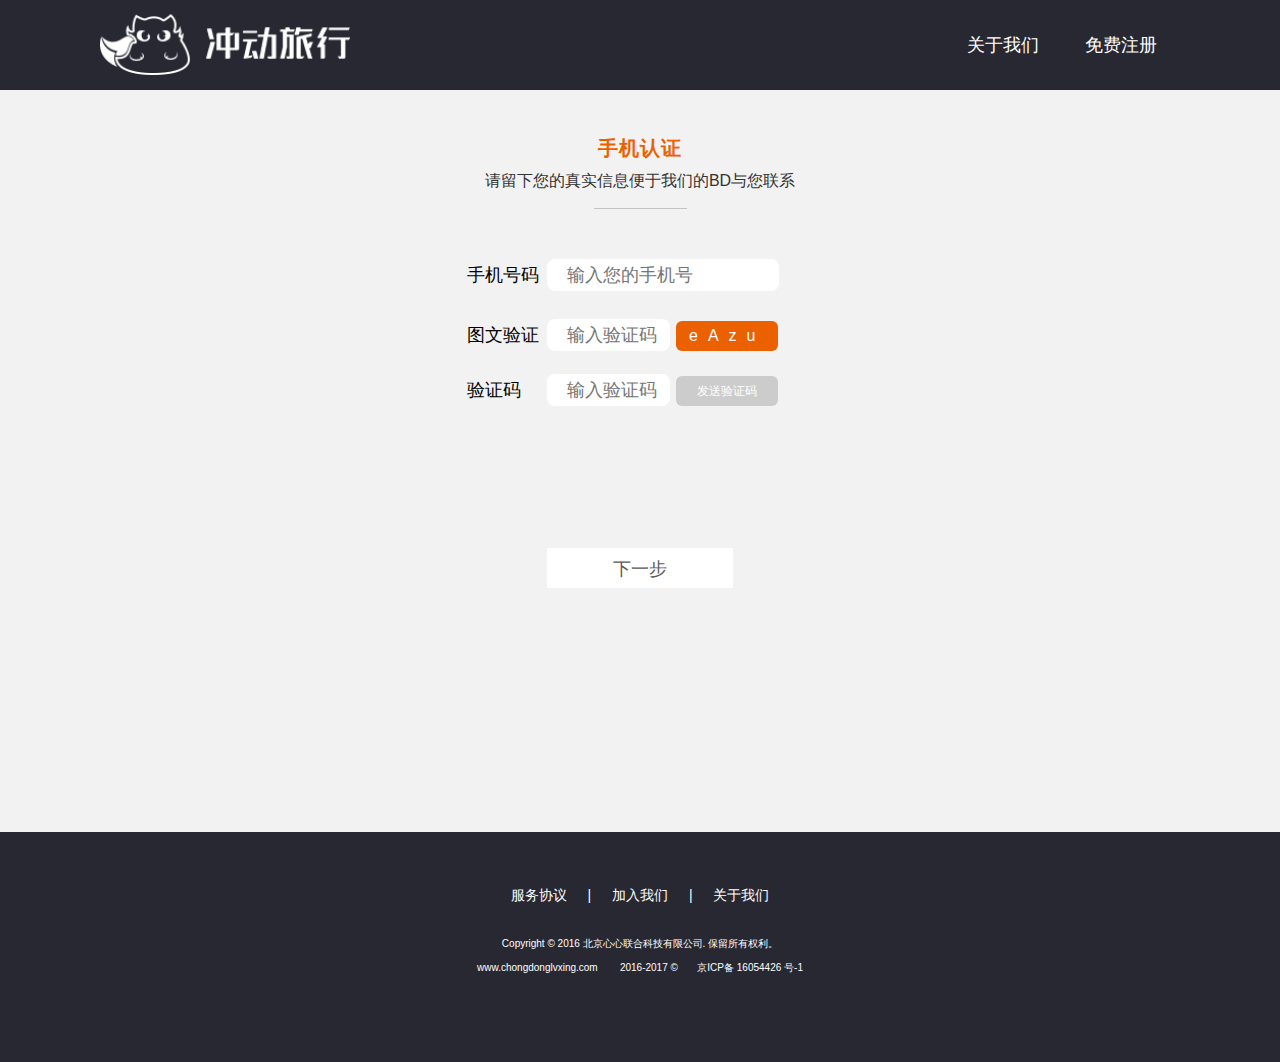
<file: registered.html>
<!DOCTYPE html>
<html>

	<head>
		<meta charset="utf-8" />
		<title>注册</title>
		<meta name="viewport" content="width=device-width,initial-scale=1,minimum-scale=1,maximum-scale=1,user-scalable=no" />
		<link rel="stylesheet" type="text/css" href="css/style.css" />
	</head>

	<body style="background: #f2f2f2;"  onload="createCode()">
		<div class="header_box">
			<div class="header_two">
				<div class="top">
					<div class="logo">
						<a href="index.html"></a>
					</div>
					<div class="list">
						<ul>
							<li>
								<a href="about_us.html">关于我们</a>
							</li>
							<li>
								<a href="registered.html">免费注册</a>
							</li>
						</ul>
					</div>
					<div class="phone">
						<div class="icon"></div>
						<div class="list">
							<i></i>
							<ul>
								<li><a href="registered.html">免费注册</a></li>
								<li><a href="about_us.html">关于我们</a></li>
								<li><a href="recruit.html">加入我们</a></li>
								<li><a href="service.html">服务协议</a></li>
							</ul>
						</div>
					</div>
				</div>
			</div>
		</div>
		
		<div class="registered_phone">
			<div class="zc_top">
				<p class="zc_tit">手机认证</p>
				<p class="zc_remarks">请留下您的真实信息便于我们的BD与您联系</p>
				<span class="zc_line"></span>
			</div>
			<div class="zc_con">
				<div class="zc_tel clearfix">
					<span class="zc_span">手机号码</span>
					<input type="text" value="" placeholder="输入您的手机号" required="required" id="mobile" />
					<div class="zc_correct"><img src="images/error.png" width="15" height="15" /></div>
					<div class="clear"></div>
				</div>
				<div class="zc_verification clearfix">
					<span class="zc_span">图文验证</span>
					<input type="text" value="" placeholder="输入验证码" required="required"  id="inputCode" />
					<div class="code" id="checkCode" onclick="createCode()"></div>
					<div class="zc_correct"><img src="images/error.png" width="15" height="15" /></div>
				</div>
				<div class="zc_verification clearfix" id="zc_tel">
					<span class="zc_span">验证码</span>
					<input type="text" value="" placeholder="输入验证码" required="required" id="icode" />
					<input type="button" name="muserv1_code" id="muserv1_code" value="发送验证码"  disabled="true" />
					<div class="zc_correct"><img src="images/error.png" width="15" height="15" /></div>
				</div>
				
				<input type="submit" value="下一步" class="zc_submit" id="myform" />
			</div>

		</div>

		<div class="registered_box" style=" display: none;">
			<div class="zc_top">
				<p class="zc_tit">个人资料</p>
				<p class="zc_remarks">请留下您的真实信息便于我们的BD更了解您</p>
				<span class="zc_line"></span>
			</div>
			<div class="registered_pc">
				<div class="info_con info_left">
					<ul>
						<li id="tc_type">
							<span class="sex">角色</span>
							<div class="sex_con sex_nan"><i></i>旅游顾问</div>
							<div class="sex_con sex_nv "><i></i>旅游门市</div>
							<div class="zc_correct"><img src="images/correct.png" width="15" height="15" /></div>
							<div class="clear"></div>
							<input type="hidden" name="tcm" id="tcm" value="" />
						</li>
						<li>
							<span class="name">真实姓名</span>
							<input type="text" value="" placeholder="输入您的姓名" required="required" id="names"/>
							<div class="zc_correct"><img src="images/correct.png" width="15" height="15" /></div>
							<div class="clear"></div>
						</li>
						<li id="sex_all">
							<span class="sex">性别</span>
							<div class="sex_con sex_nan"><i></i>男</div>
							<div class="sex_con sex_nv"><i></i>女</div>
							<div class="zc_correct"><img src="images/correct.png" width="15" height="15" /></div>
							<div class="clear"></div>
							<input type="hidden" name="sex" id="sex" value="0" />
						</li>
						<li>
							<span class="number">身份证号</span>
							<input type="text" value="" placeholder="输入身份证号" required="required" id="code"/>
							<div class="zc_correct"><img src="images/correct.png" width="15" height="15" /></div>
							<div class="clear"></div>
						</li>
					</ul>
				</div>
				<div class="info_con info_left">
					<ul>
						<li>
							<span class="name">邮箱</span>
							<input type="text" value="" placeholder="您常用的邮箱" required="required" id="email"/>
							<div class="zc_correct"><img src="images/error.png" width="15" height="15" /></div>
							<div class="clear"></div>
						</li>
						<li>
							<span class="name">所在地</span>
							<input type="text" value="" placeholder="您所在区域" required="required" id="seat"/>
							<div class="zc_correct"><img src="images/error.png" width="15" height="15" /></div>
							<div class="clear"></div>
						</li>
						<li>
							<span class="number">从业年限</span>
							<input type="text" value="" id="num"  placeholder="从业年限" required="required" style=" width: 86px; float: left;" />
							<b>年</b>
							<div class="zc_correct"><img src="images/correct.png" width="15" height="15" /></div>
							<div class="clear"></div>
						</li>
						<li>
							<span class="tel">语言</span>
							<input type="text" value="" placeholder="普通话/英语/粤语" required="required" id="language" />
							<div class="zc_correct"><img src="images/correct.png" width="15" height="15" /></div>
							<div class="clear"></div>
						</li>
					</ul>
				</div>
				<div class="info_con info_right">
					<ul>
						<li id="sex_cons">
							<span class="sex">擅长路线</span>
							<div class="sex_con" data-name="国内长线"><i></i>国内长线</div>
							<div class="sex_con" data-name="国外长线"><i></i>国外长线</div>
							<div class="sex_con" data-name="港澳台"><i></i>港澳台</div>
							<div class="sex_con" data-name="周边游"><i></i>周边游</div>
							<div class="sex_con" data-name="游轮"><i></i>游轮</div>
							<div class="sex_con" data-name="海岛"><i></i>海岛</div>
							<div class="sex_con" data-name="其它"><i></i>其它</div>
						</li>
					</ul>
					<input type="hidden" name="line" id="line" value="" />
				</div>
				<div class="clear"></div>
			</div>
			<div class="same_title_pc">
				<h3 style=" color: #eb6100;">上传证件照片</h3>
				<p>请按照图片要求上传清晰照片</p>
				<div class="ab_line"></div>
			</div>
			<div class="zc_upload_pc">
				<ul class="clearfix">
					<li>
						<a href="javascript:;" onclick="$('#logoUp4').click()" id="logoPreview4"><img src="images/pic1.png" width="100%"  id="logoImg4"/></a>
						<input type="file" name="" value=""  id="logoUp4"/>
						<span><i>*</i>点击上传身份证正面</span>
					</li>
					<li>
						<a href="javascript:;" onclick="$('#logoUp5').click()" id="logoPreview5"><img src="images/pic2.png" width="100%"  id="logoImg5"/></a>
						<input type="file" name="" value=""  id="logoUp5"/>
						<span><i>*</i>点击上传身份证背面</span>
					</li>
					<!--<li>
						<a href="javascript:;" onclick="$('#logoUp6').click()" id="logoPreview6"><img src="images/pic3.png" width="100%"  id="logoImg6"/></a>
						<input type="file" name="" value=""  id="logoUp6"/>
						<span><i>*</i>点击上传半身照</span>
					</li>
					<li>
						<a href="javascript:;" onclick="$('#logoUp7').click()" id="logoPreview7"><img src="images/pic4.png" width="100%"  id="logoImg7"/></a>
						<input type="file" name="" value=""  id="logoUp7"/>
						<span><i>*</i>点击上传手持身份证照</span>
					</li>-->
				</ul>
				<div class="clear"></div>
				<a href="javascript:;" class="button" id="submite">提交</a>
			</div>
		</div>
		<div class="footer">
			<div class="link">
				<a href="service.html">服务协议</a>
				<span>|</span>
				<a href="recruit.html">加入我们</a>
				<span>|</span>
				<a href="about_us.html">关于我们</a>
				<!--<span>|</span>
				<a href="javscript:;">联系我们</a>-->
			</div>
			<div class="copyright">
				<p>Copyright © 2016 北京心心联合科技有限公司. 保留所有权利。</p>
				<p>www.chongdonglvxing.com&nbsp;&nbsp;&nbsp;&nbsp;&nbsp;&nbsp;&nbsp;&nbsp;2016-2017&nbsp;&copy;&nbsp;&nbsp;&nbsp;&nbsp;&nbsp;&nbsp;&nbsp;京ICP备 16054426 号-1</p>
			</div>
		</div>
		<script src="js/jquery-1.10.2.min.js"></script>
		<script src="js/jquery.tap.min.js" type="text/javascript" charset="utf-8"></script>
		<script src="js/js.js" type="text/javascript" charset="utf-8"></script>
		<script src="js/uploadPreview.min.js" type="text/javascript" charset="utf-8"></script>
	</body>

</html>
</file>
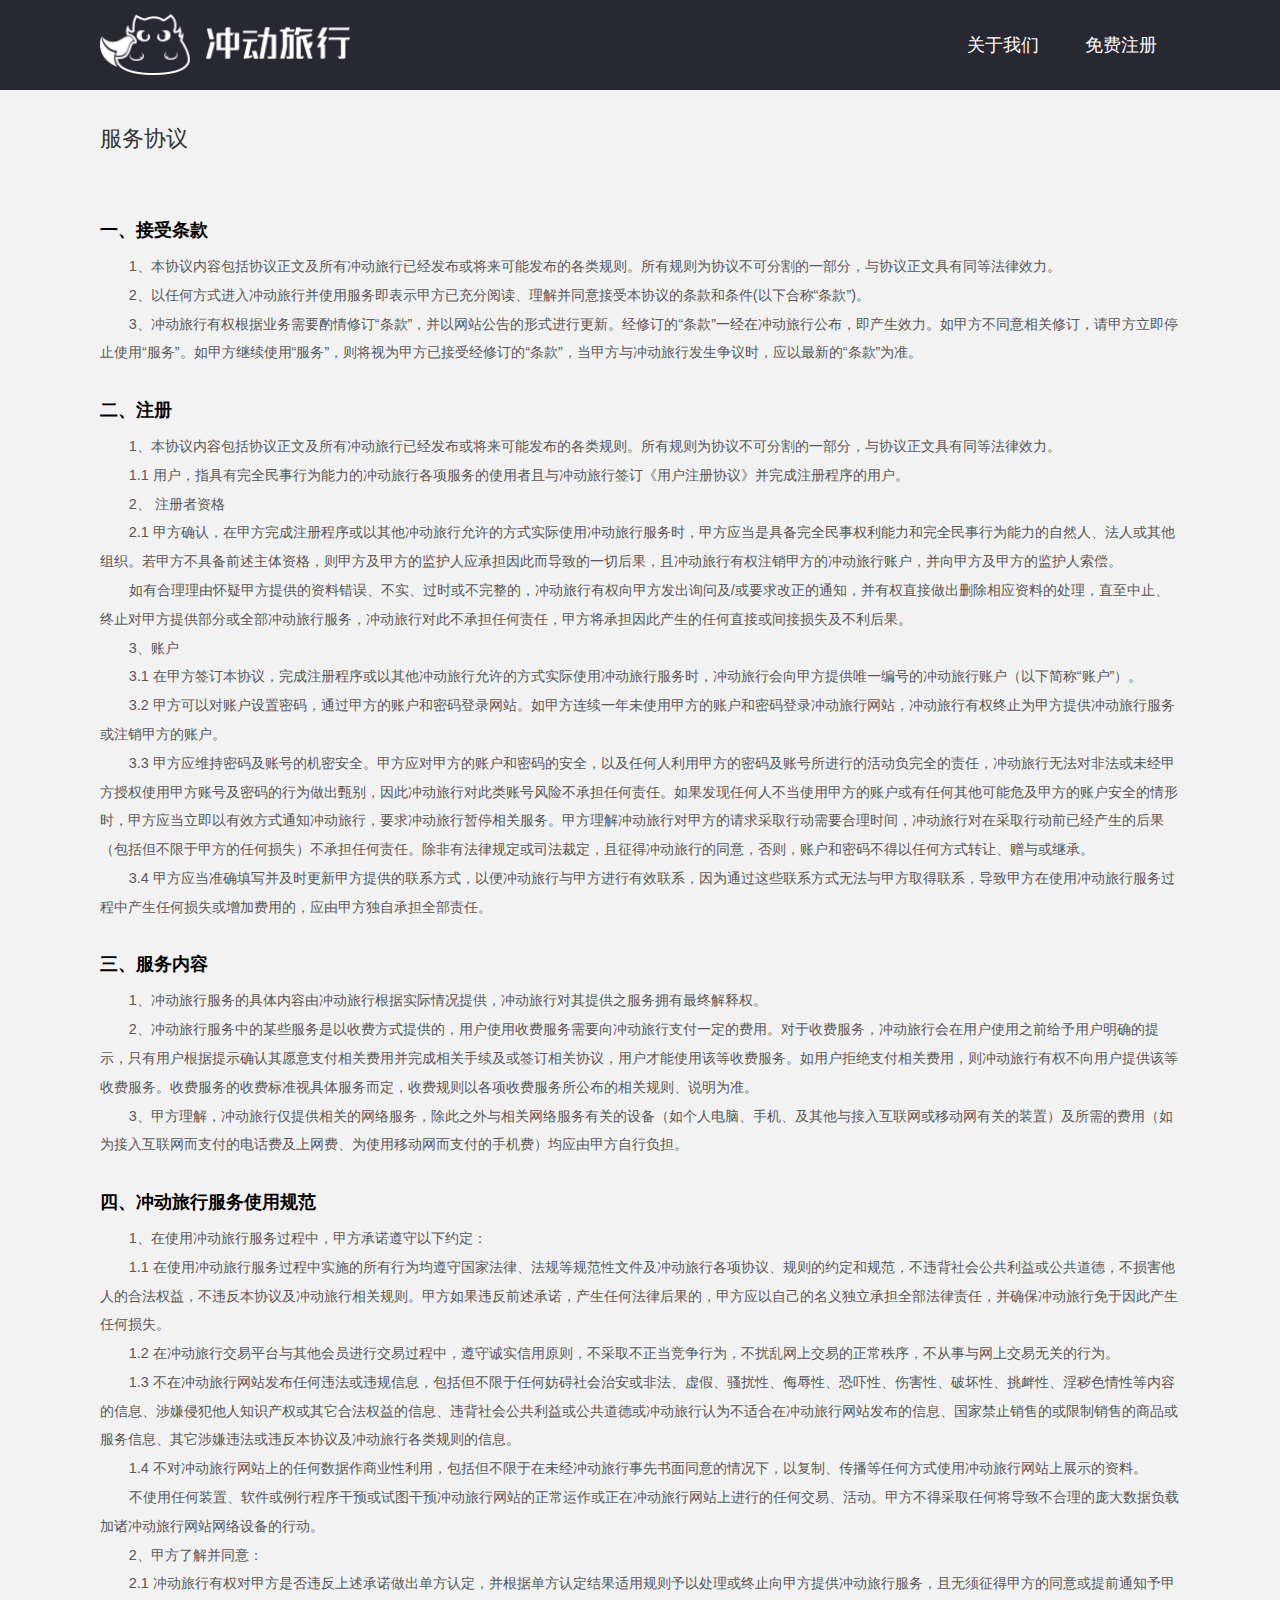
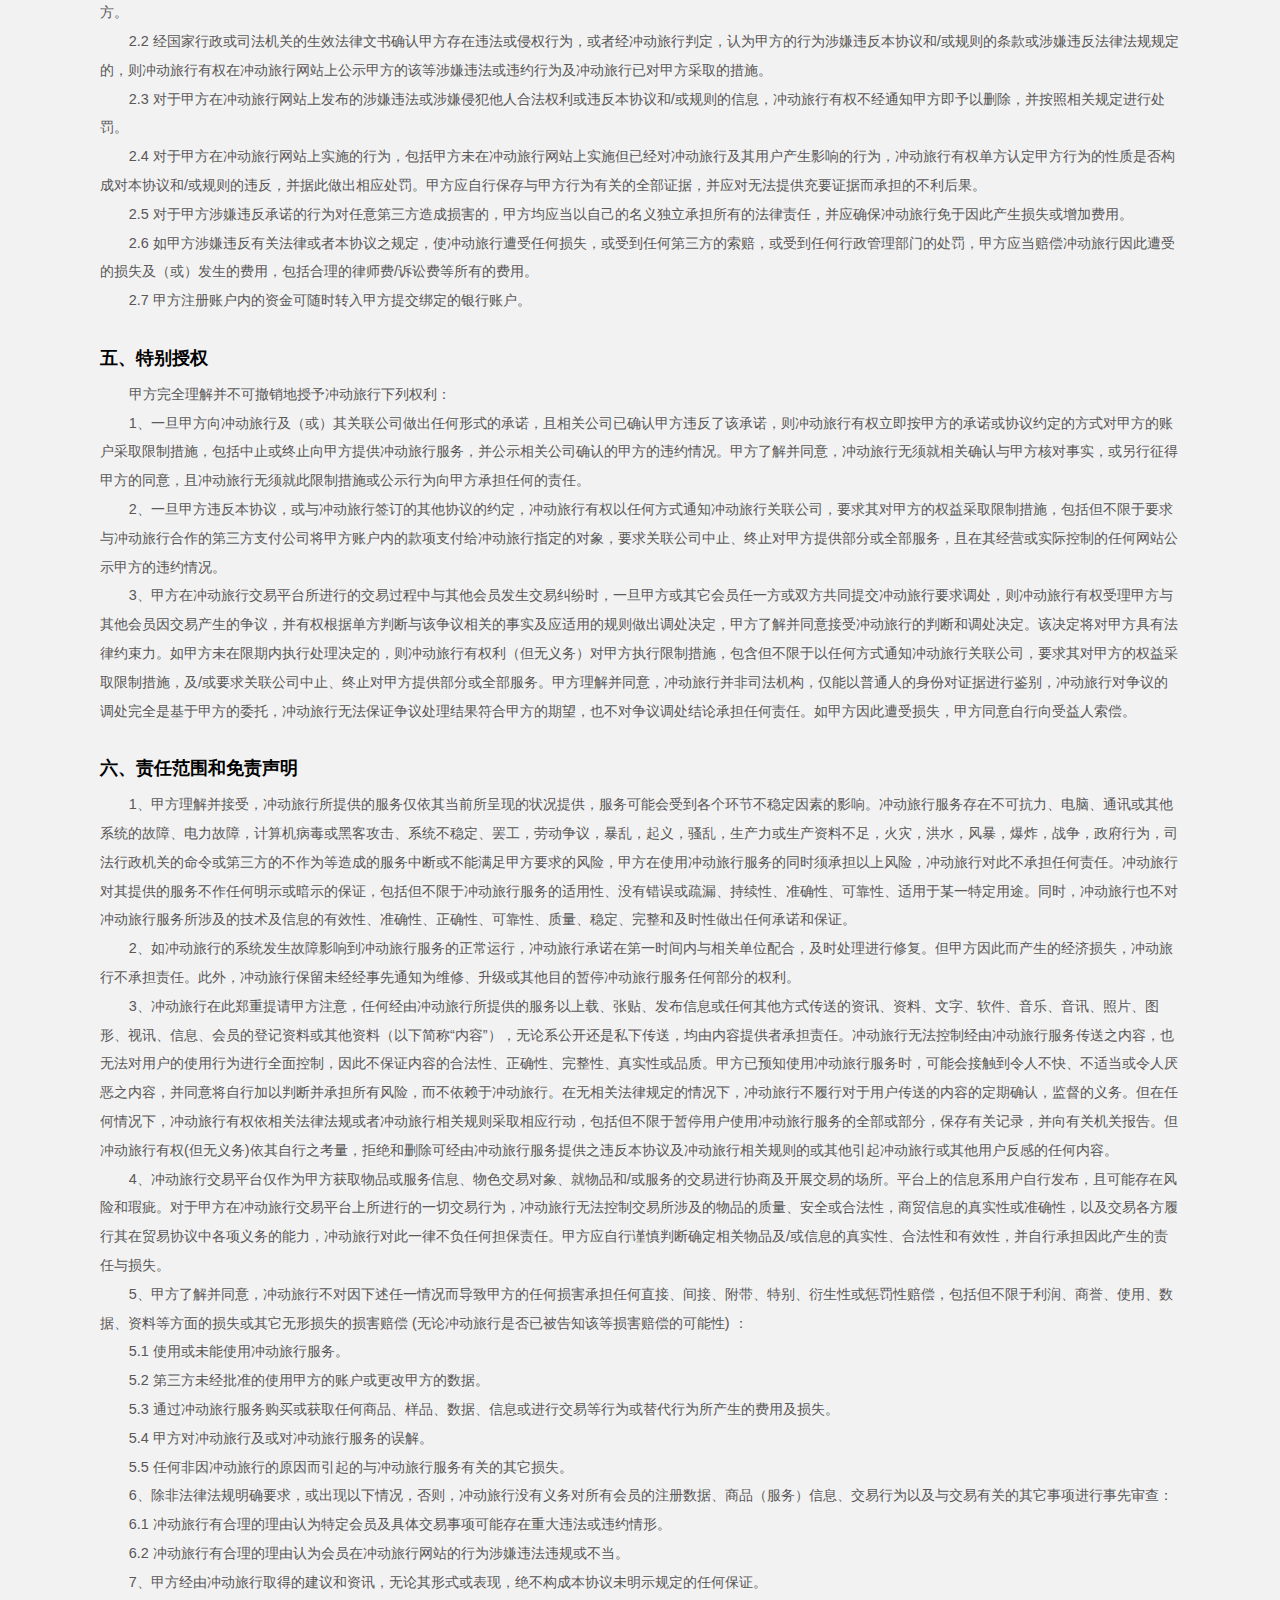
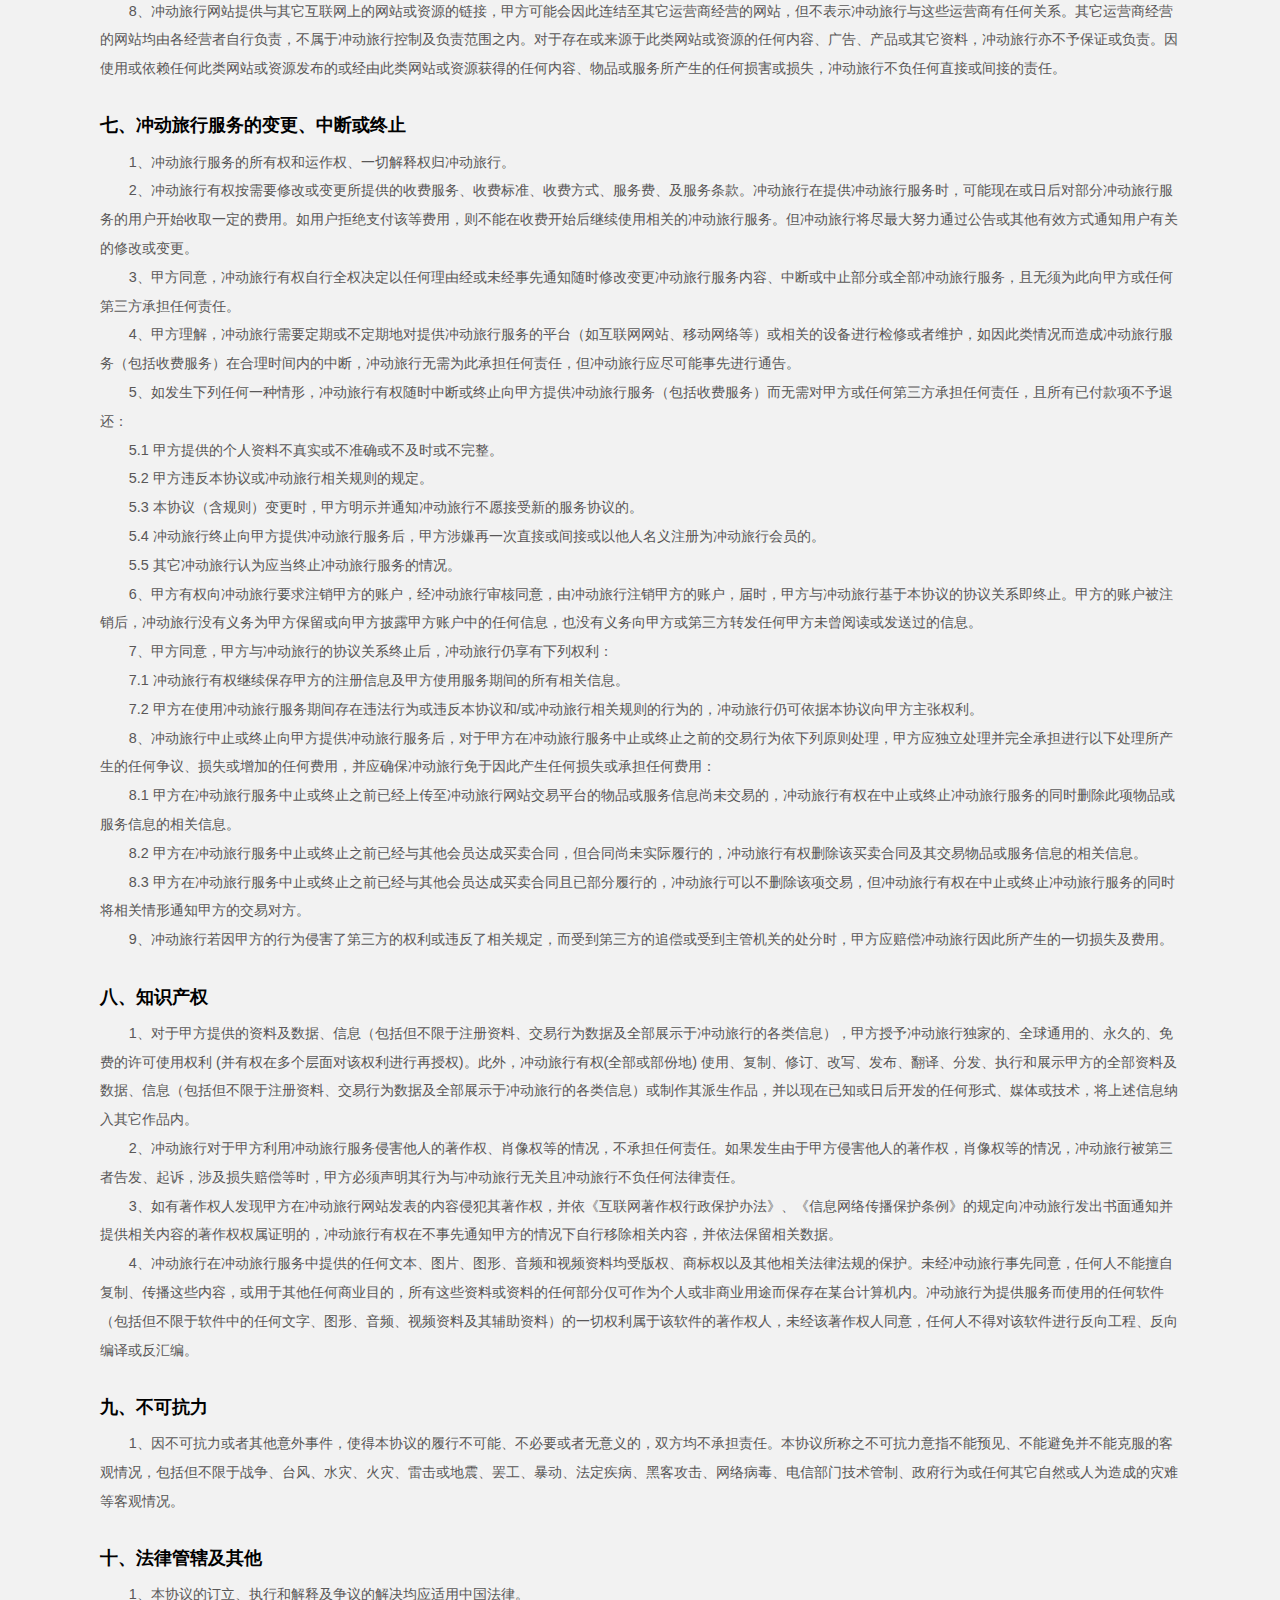
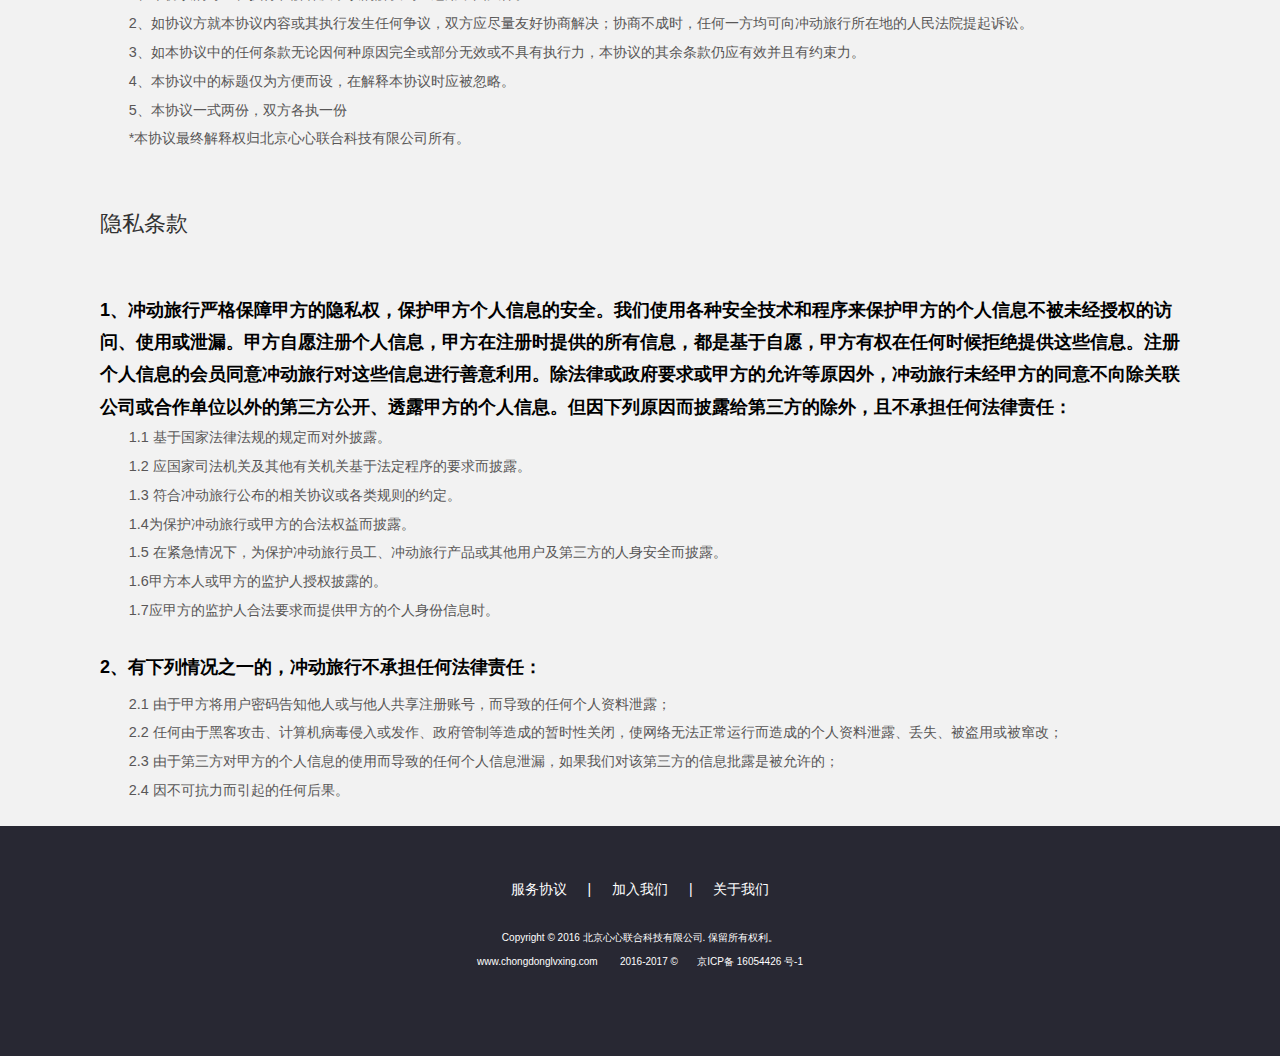
<file: service.html>
<!DOCTYPE html>
<html>

	<head>
		<meta charset="UTF-8">
		<title>服务协议</title>
		<meta name="viewport" content="width=device-width,initial-scale=1,minimum-scale=1,maximum-scale=1,user-scalable=no" />
		<link rel="stylesheet" type="text/css" href="css/style.css" />
		<style type="text/css">
			.service_con {
				width: 90%;
				margin: 0 auto;
				max-width: 1080px;
			}
			
			.service_con .title {
				line-height: 5.4rem;
				font-size: 1.2rem;
			}
			
			dl {
				margin: 1.2rem 0;
			}
			
			dl dt {
				font-size: 18px;
				color: #000000;
				font-weight: bold;
				line-height: 2.4rem;
			}
			
			dl dd {
				text-indent: 2em;
				color: #595757;
				font-size: .8rem;
				line-height: 1.6rem;
			}
		</style>
	</head>

	<body style="background: #f2f2f2;">
		<div class="header_box">
			<div class="header_two">
				<div class="top">
					<div class="logo">
						<a href="index.html"></a>
					</div>
					<div class="list">
						<ul>
							<li>
								<a href="about_us.html">关于我们</a>
							</li>
							<li>
								<a href="registered.html">免费注册</a>
							</li>
						</ul>
					</div>
					<div class="phone">
						<div class="icon"></div>
						<div class="list">
							<i></i>
							<ul>
								<li>
									<a href="registered.html">免费注册</a>
								</li>
								<li>
									<a href="about_us.html">关于我们</a>
								</li>
								<li>
									<a href="recruit.html">加入我们</a>
								</li>
								<li>
									<a href="service.html">服务协议</a>
								</li>
							</ul>
						</div>
					</div>
				</div>
			</div>
		</div>
		<div class="service_con">
			<div class="title">
				服务协议
			</div>
			<dl>
				<dt>一、接受条款</dt>
				<dd>1、本协议内容包括协议正文及所有冲动旅行已经发布或将来可能发布的各类规则。所有规则为协议不可分割的一部分，与协议正文具有同等法律效力。</dd>
				<dd>2、以任何方式进入冲动旅行并使用服务即表示甲方已充分阅读、理解并同意接受本协议的条款和条件(以下合称“条款”)。</dd>
				<dd>3、冲动旅行有权根据业务需要酌情修订“条款”，并以网站公告的形式进行更新。经修订的“条款”一经在冲动旅行公布，即产生效力。如甲方不同意相关修订，请甲方立即停止使用“服务”。如甲方继续使用“服务”，则将视为甲方已接受经修订的“条款”，当甲方与冲动旅行发生争议时，应以最新的“条款”为准。</dd>
			</dl>
			<dl>
				<dt>二、注册</dt>
				<dd>1、本协议内容包括协议正文及所有冲动旅行已经发布或将来可能发布的各类规则。所有规则为协议不可分割的一部分，与协议正文具有同等法律效力。</dd>
				<dd>1.1 用户，指具有完全民事行为能力的冲动旅行各项服务的使用者且与冲动旅行签订《用户注册协议》并完成注册程序的用户。</dd>
				<dd>2、 注册者资格</dd>
				<dd>2.1 甲方确认，在甲方完成注册程序或以其他冲动旅行允许的方式实际使用冲动旅行服务时，甲方应当是具备完全民事权利能力和完全民事行为能力的自然人、法人或其他组织。若甲方不具备前述主体资格，则甲方及甲方的监护人应承担因此而导致的一切后果，且冲动旅行有权注销甲方的冲动旅行账户，并向甲方及甲方的监护人索偿。</dd>
				<dd>如有合理理由怀疑甲方提供的资料错误、不实、过时或不完整的，冲动旅行有权向甲方发出询问及/或要求改正的通知，并有权直接做出删除相应资料的处理，直至中止、终止对甲方提供部分或全部冲动旅行服务，冲动旅行对此不承担任何责任，甲方将承担因此产生的任何直接或间接损失及不利后果。</dd>
				<dd>3、账户</dd>
				<dd>3.1 在甲方签订本协议，完成注册程序或以其他冲动旅行允许的方式实际使用冲动旅行服务时，冲动旅行会向甲方提供唯一编号的冲动旅行账户（以下简称“账户”）。</dd>
				<dd>3.2 甲方可以对账户设置密码，通过甲方的账户和密码登录网站。如甲方连续一年未使用甲方的账户和密码登录冲动旅行网站，冲动旅行有权终止为甲方提供冲动旅行服务或注销甲方的账户。</dd>
				<dd>3.3 甲方应维持密码及账号的机密安全。甲方应对甲方的账户和密码的安全，以及任何人利用甲方的密码及账号所进行的活动负完全的责任，冲动旅行无法对非法或未经甲方授权使用甲方账号及密码的行为做出甄别，因此冲动旅行对此类账号风险不承担任何责任。如果发现任何人不当使用甲方的账户或有任何其他可能危及甲方的账户安全的情形时，甲方应当立即以有效方式通知冲动旅行，要求冲动旅行暂停相关服务。甲方理解冲动旅行对甲方的请求采取行动需要合理时间，冲动旅行对在采取行动前已经产生的后果（包括但不限于甲方的任何损失）不承担任何责任。除非有法律规定或司法裁定，且征得冲动旅行的同意，否则，账户和密码不得以任何方式转让、赠与或继承。</dd>
				<dd>3.4 甲方应当准确填写并及时更新甲方提供的联系方式，以便冲动旅行与甲方进行有效联系，因为通过这些联系方式无法与甲方取得联系，导致甲方在使用冲动旅行服务过程中产生任何损失或增加费用的，应由甲方独自承担全部责任。</dd>
			</dl>
			<dl>
				<dt>三、服务内容</dt>
				<dd>1、冲动旅行服务的具体内容由冲动旅行根据实际情况提供，冲动旅行对其提供之服务拥有最终解释权。</dd>
				<dd>2、冲动旅行服务中的某些服务是以收费方式提供的，用户使用收费服务需要向冲动旅行支付一定的费用。对于收费服务，冲动旅行会在用户使用之前给予用户明确的提示，只有用户根据提示确认其愿意支付相关费用并完成相关手续及或签订相关协议，用户才能使用该等收费服务。如用户拒绝支付相关费用，则冲动旅行有权不向用户提供该等收费服务。收费服务的收费标准视具体服务而定，收费规则以各项收费服务所公布的相关规则、说明为准。</dd>
				<dd>3、甲方理解，冲动旅行仅提供相关的网络服务，除此之外与相关网络服务有关的设备（如个人电脑、手机、及其他与接入互联网或移动网有关的装置）及所需的费用（如为接入互联网而支付的电话费及上网费、为使用移动网而支付的手机费）均应由甲方自行负担。</dd>
			</dl>
			<dl>
				<dt>四、冲动旅行服务使用规范</dt>
				<dd>1、在使用冲动旅行服务过程中，甲方承诺遵守以下约定：</dd>
				<dd>1.1 在使用冲动旅行服务过程中实施的所有行为均遵守国家法律、法规等规范性文件及冲动旅行各项协议、规则的约定和规范，不违背社会公共利益或公共道德，不损害他人的合法权益，不违反本协议及冲动旅行相关规则。甲方如果违反前述承诺，产生任何法律后果的，甲方应以自己的名义独立承担全部法律责任，并确保冲动旅行免于因此产生任何损失。</dd>
				<dd>1.2 在冲动旅行交易平台与其他会员进行交易过程中，遵守诚实信用原则，不采取不正当竞争行为，不扰乱网上交易的正常秩序，不从事与网上交易无关的行为。</dd>
				<dd>1.3 不在冲动旅行网站发布任何违法或违规信息，包括但不限于任何妨碍社会治安或非法、虚假、骚扰性、侮辱性、恐吓性、伤害性、破坏性、挑衅性、淫秽色情性等内容的信息、涉嫌侵犯他人知识产权或其它合法权益的信息、违背社会公共利益或公共道德或冲动旅行认为不适合在冲动旅行网站发布的信息、国家禁止销售的或限制销售的商品或服务信息、其它涉嫌违法或违反本协议及冲动旅行各类规则的信息。</dd>
				<dd>1.4 不对冲动旅行网站上的任何数据作商业性利用，包括但不限于在未经冲动旅行事先书面同意的情况下，以复制、传播等任何方式使用冲动旅行网站上展示的资料。</dd>
				<dd>不使用任何装置、软件或例行程序干预或试图干预冲动旅行网站的正常运作或正在冲动旅行网站上进行的任何交易、活动。甲方不得采取任何将导致不合理的庞大数据负载加诸冲动旅行网站网络设备的行动。</dd>
				<dd>2、甲方了解并同意：</dd>
				<dd>2.1 冲动旅行有权对甲方是否违反上述承诺做出单方认定，并根据单方认定结果适用规则予以处理或终止向甲方提供冲动旅行服务，且无须征得甲方的同意或提前通知予甲方。</dd>
				<dd>2.2 经国家行政或司法机关的生效法律文书确认甲方存在违法或侵权行为，或者经冲动旅行判定，认为甲方的行为涉嫌违反本协议和/或规则的条款或涉嫌违反法律法规规定的，则冲动旅行有权在冲动旅行网站上公示甲方的该等涉嫌违法或违约行为及冲动旅行已对甲方采取的措施。</dd>
				<dd>2.3 对于甲方在冲动旅行网站上发布的涉嫌违法或涉嫌侵犯他人合法权利或违反本协议和/或规则的信息，冲动旅行有权不经通知甲方即予以删除，并按照相关规定进行处罚。</dd>
				<dd>2.4 对于甲方在冲动旅行网站上实施的行为，包括甲方未在冲动旅行网站上实施但已经对冲动旅行及其用户产生影响的行为，冲动旅行有权单方认定甲方行为的性质是否构成对本协议和/或规则的违反，并据此做出相应处罚。甲方应自行保存与甲方行为有关的全部证据，并应对无法提供充要证据而承担的不利后果。</dd>
				<dd>2.5 对于甲方涉嫌违反承诺的行为对任意第三方造成损害的，甲方均应当以自己的名义独立承担所有的法律责任，并应确保冲动旅行免于因此产生损失或增加费用。</dd>
				<dd>2.6 如甲方涉嫌违反有关法律或者本协议之规定，使冲动旅行遭受任何损失，或受到任何第三方的索赔，或受到任何行政管理部门的处罚，甲方应当赔偿冲动旅行因此遭受的损失及（或）发生的费用，包括合理的律师费/诉讼费等所有的费用。</dd>
				<dd>2.7 甲方注册账户内的资金可随时转入甲方提交绑定的银行账户。</dd>
			</dl>
			<dl>
				<dt>五、特别授权</dt>
				<dd>甲方完全理解并不可撤销地授予冲动旅行下列权利：</dd>
				<dd>1、一旦甲方向冲动旅行及（或）其关联公司做出任何形式的承诺，且相关公司已确认甲方违反了该承诺，则冲动旅行有权立即按甲方的承诺或协议约定的方式对甲方的账户采取限制措施，包括中止或终止向甲方提供冲动旅行服务，并公示相关公司确认的甲方的违约情况。甲方了解并同意，冲动旅行无须就相关确认与甲方核对事实，或另行征得甲方的同意，且冲动旅行无须就此限制措施或公示行为向甲方承担任何的责任。</dd>
				<dd>2、一旦甲方违反本协议，或与冲动旅行签订的其他协议的约定，冲动旅行有权以任何方式通知冲动旅行关联公司，要求其对甲方的权益采取限制措施，包括但不限于要求与冲动旅行合作的第三方支付公司将甲方账户内的款项支付给冲动旅行指定的对象，要求关联公司中止、终止对甲方提供部分或全部服务，且在其经营或实际控制的任何网站公示甲方的违约情况。</dd>
				<dd>3、甲方在冲动旅行交易平台所进行的交易过程中与其他会员发生交易纠纷时，一旦甲方或其它会员任一方或双方共同提交冲动旅行要求调处，则冲动旅行有权受理甲方与其他会员因交易产生的争议，并有权根据单方判断与该争议相关的事实及应适用的规则做出调处决定，甲方了解并同意接受冲动旅行的判断和调处决定。该决定将对甲方具有法律约束力。如甲方未在限期内执行处理决定的，则冲动旅行有权利（但无义务）对甲方执行限制措施，包含但不限于以任何方式通知冲动旅行关联公司，要求其对甲方的权益采取限制措施，及/或要求关联公司中止、终止对甲方提供部分或全部服务。甲方理解并同意，冲动旅行并非司法机构，仅能以普通人的身份对证据进行鉴别，冲动旅行对争议的调处完全是基于甲方的委托，冲动旅行无法保证争议处理结果符合甲方的期望，也不对争议调处结论承担任何责任。如甲方因此遭受损失，甲方同意自行向受益人索偿。</dd>
			</dl>
			<dl>
				<dt>六、责任范围和免责声明</dt>
				<dd>1、甲方理解并接受，冲动旅行所提供的服务仅依其当前所呈现的状况提供，服务可能会受到各个环节不稳定因素的影响。冲动旅行服务存在不可抗力、电脑、通讯或其他系统的故障、电力故障，计算机病毒或黑客攻击、系统不稳定、罢工，劳动争议，暴乱，起义，骚乱，生产力或生产资料不足，火灾，洪水，风暴，爆炸，战争，政府行为，司法行政机关的命令或第三方的不作为等造成的服务中断或不能满足甲方要求的风险，甲方在使用冲动旅行服务的同时须承担以上风险，冲动旅行对此不承担任何责任。冲动旅行对其提供的服务不作任何明示或暗示的保证，包括但不限于冲动旅行服务的适用性、没有错误或疏漏、持续性、准确性、可靠性、适用于某一特定用途。同时，冲动旅行也不对冲动旅行服务所涉及的技术及信息的有效性、准确性、正确性、可靠性、质量、稳定、完整和及时性做出任何承诺和保证。</dd>
				<dd>2、如冲动旅行的系统发生故障影响到冲动旅行服务的正常运行，冲动旅行承诺在第一时间内与相关单位配合，及时处理进行修复。但甲方因此而产生的经济损失，冲动旅行不承担责任。此外，冲动旅行保留未经经事先通知为维修、升级或其他目的暂停冲动旅行服务任何部分的权利。</dd>
				<dd>3、冲动旅行在此郑重提请甲方注意，任何经由冲动旅行所提供的服务以上载、张贴、发布信息或任何其他方式传送的资讯、资料、文字、软件、音乐、音讯、照片、图形、视讯、信息、会员的登记资料或其他资料（以下简称“内容”），无论系公开还是私下传送，均由内容提供者承担责任。冲动旅行无法控制经由冲动旅行服务传送之内容，也无法对用户的使用行为进行全面控制，因此不保证内容的合法性、正确性、完整性、真实性或品质。甲方已预知使用冲动旅行服务时，可能会接触到令人不快、不适当或令人厌恶之内容，并同意将自行加以判断并承担所有风险，而不依赖于冲动旅行。在无相关法律规定的情况下，冲动旅行不履行对于用户传送的内容的定期确认，监督的义务。但在任何情况下，冲动旅行有权依相关法律法规或者冲动旅行相关规则采取相应行动，包括但不限于暂停用户使用冲动旅行服务的全部或部分，保存有关记录，并向有关机关报告。但冲动旅行有权(但无义务)依其自行之考量，拒绝和删除可经由冲动旅行服务提供之违反本协议及冲动旅行相关规则的或其他引起冲动旅行或其他用户反感的任何内容。</dd>
				<dd>4、冲动旅行交易平台仅作为甲方获取物品或服务信息、物色交易对象、就物品和/或服务的交易进行协商及开展交易的场所。平台上的信息系用户自行发布，且可能存在风险和瑕疵。对于甲方在冲动旅行交易平台上所进行的一切交易行为，冲动旅行无法控制交易所涉及的物品的质量、安全或合法性，商贸信息的真实性或准确性，以及交易各方履行其在贸易协议中各项义务的能力，冲动旅行对此一律不负任何担保责任。甲方应自行谨慎判断确定相关物品及/或信息的真实性、合法性和有效性，并自行承担因此产生的责任与损失。</dd>
				<dd>5、甲方了解并同意，冲动旅行不对因下述任一情况而导致甲方的任何损害承担任何直接、间接、附带、特别、衍生性或惩罚性赔偿，包括但不限于利润、商誉、使用、数据、资料等方面的损失或其它无形损失的损害赔偿 (无论冲动旅行是否已被告知该等损害赔偿的可能性) ：</dd>
				<dd>5.1 使用或未能使用冲动旅行服务。</dd>
				<dd>5.2 第三方未经批准的使用甲方的账户或更改甲方的数据。</dd>
				<dd>5.3 通过冲动旅行服务购买或获取任何商品、样品、数据、信息或进行交易等行为或替代行为所产生的费用及损失。</dd>
				<dd>5.4 甲方对冲动旅行及或对冲动旅行服务的误解。</dd>
				<dd>5.5 任何非因冲动旅行的原因而引起的与冲动旅行服务有关的其它损失。</dd>
				<dd>6、除非法律法规明确要求，或出现以下情况，否则，冲动旅行没有义务对所有会员的注册数据、商品（服务）信息、交易行为以及与交易有关的其它事项进行事先审查：</dd>
				<dd>6.1 冲动旅行有合理的理由认为特定会员及具体交易事项可能存在重大违法或违约情形。</dd>
				<dd>6.2 冲动旅行有合理的理由认为会员在冲动旅行网站的行为涉嫌违法违规或不当。</dd>
				<dd>7、甲方经由冲动旅行取得的建议和资讯，无论其形式或表现，绝不构成本协议未明示规定的任何保证。</dd>
				<dd>8、冲动旅行网站提供与其它互联网上的网站或资源的链接，甲方可能会因此连结至其它运营商经营的网站，但不表示冲动旅行与这些运营商有任何关系。其它运营商经营的网站均由各经营者自行负责，不属于冲动旅行控制及负责范围之内。对于存在或来源于此类网站或资源的任何内容、广告、产品或其它资料，冲动旅行亦不予保证或负责。因使用或依赖任何此类网站或资源发布的或经由此类网站或资源获得的任何内容、物品或服务所产生的任何损害或损失，冲动旅行不负任何直接或间接的责任。</dd>
			</dl>
			<dl>
				<dt>七、冲动旅行服务的变更、中断或终止</dt>
				<dd>1、冲动旅行服务的所有权和运作权、一切解释权归冲动旅行。</dd>
				<dd>2、冲动旅行有权按需要修改或变更所提供的收费服务、收费标准、收费方式、服务费、及服务条款。冲动旅行在提供冲动旅行服务时，可能现在或日后对部分冲动旅行服务的用户开始收取一定的费用。如用户拒绝支付该等费用，则不能在收费开始后继续使用相关的冲动旅行服务。但冲动旅行将尽最大努力通过公告或其他有效方式通知用户有关的修改或变更。</dd>
				<dd>3、甲方同意，冲动旅行有权自行全权决定以任何理由经或未经事先通知随时修改变更冲动旅行服务内容、中断或中止部分或全部冲动旅行服务，且无须为此向甲方或任何第三方承担任何责任。</dd>
				<dd>4、甲方理解，冲动旅行需要定期或不定期地对提供冲动旅行服务的平台（如互联网网站、移动网络等）或相关的设备进行检修或者维护，如因此类情况而造成冲动旅行服务（包括收费服务）在合理时间内的中断，冲动旅行无需为此承担任何责任，但冲动旅行应尽可能事先进行通告。</dd>
				<dd>5、如发生下列任何一种情形，冲动旅行有权随时中断或终止向甲方提供冲动旅行服务（包括收费服务）而无需对甲方或任何第三方承担任何责任，且所有已付款项不予退还：</dd>
				<dd>5.1 甲方提供的个人资料不真实或不准确或不及时或不完整。</dd>
				<dd>5.2 甲方违反本协议或冲动旅行相关规则的规定。</dd>
				<dd>5.3 本协议（含规则）变更时，甲方明示并通知冲动旅行不愿接受新的服务协议的。</dd>
				<dd>5.4 冲动旅行终止向甲方提供冲动旅行服务后，甲方涉嫌再一次直接或间接或以他人名义注册为冲动旅行会员的。</dd>
				<dd>5.5 其它冲动旅行认为应当终止冲动旅行服务的情况。</dd>
				<dd>6、甲方有权向冲动旅行要求注销甲方的账户，经冲动旅行审核同意，由冲动旅行注销甲方的账户，届时，甲方与冲动旅行基于本协议的协议关系即终止。甲方的账户被注销后，冲动旅行没有义务为甲方保留或向甲方披露甲方账户中的任何信息，也没有义务向甲方或第三方转发任何甲方未曾阅读或发送过的信息。</dd>
				<dd>7、甲方同意，甲方与冲动旅行的协议关系终止后，冲动旅行仍享有下列权利：</dd>
				<dd>7.1 冲动旅行有权继续保存甲方的注册信息及甲方使用服务期间的所有相关信息。</dd>
				<dd>7.2 甲方在使用冲动旅行服务期间存在违法行为或违反本协议和/或冲动旅行相关规则的行为的，冲动旅行仍可依据本协议向甲方主张权利。</dd>
				<dd>8、冲动旅行中止或终止向甲方提供冲动旅行服务后，对于甲方在冲动旅行服务中止或终止之前的交易行为依下列原则处理，甲方应独立处理并完全承担进行以下处理所产生的任何争议、损失或增加的任何费用，并应确保冲动旅行免于因此产生任何损失或承担任何费用：</dd>
				<dd>8.1 甲方在冲动旅行服务中止或终止之前已经上传至冲动旅行网站交易平台的物品或服务信息尚未交易的，冲动旅行有权在中止或终止冲动旅行服务的同时删除此项物品或服务信息的相关信息。</dd>
				<dd>8.2 甲方在冲动旅行服务中止或终止之前已经与其他会员达成买卖合同，但合同尚未实际履行的，冲动旅行有权删除该买卖合同及其交易物品或服务信息的相关信息。</dd>
				<dd>8.3 甲方在冲动旅行服务中止或终止之前已经与其他会员达成买卖合同且已部分履行的，冲动旅行可以不删除该项交易，但冲动旅行有权在中止或终止冲动旅行服务的同时将相关情形通知甲方的交易对方。</dd>
				<dd>9、冲动旅行若因甲方的行为侵害了第三方的权利或违反了相关规定，而受到第三方的追偿或受到主管机关的处分时，甲方应赔偿冲动旅行因此所产生的一切损失及费用。</dd>
			</dl>
			<dl>
				<dt>八、知识产权</dt>
				<dd>1、对于甲方提供的资料及数据、信息（包括但不限于注册资料、交易行为数据及全部展示于冲动旅行的各类信息），甲方授予冲动旅行独家的、全球通用的、永久的、免费的许可使用权利 (并有权在多个层面对该权利进行再授权)。此外，冲动旅行有权(全部或部份地) 使用、复制、修订、改写、发布、翻译、分发、执行和展示甲方的全部资料及数据、信息（包括但不限于注册资料、交易行为数据及全部展示于冲动旅行的各类信息）或制作其派生作品，并以现在已知或日后开发的任何形式、媒体或技术，将上述信息纳入其它作品内。</dd>
				<dd>2、冲动旅行对于甲方利用冲动旅行服务侵害他人的著作权、肖像权等的情况，不承担任何责任。如果发生由于甲方侵害他人的著作权，肖像权等的情况，冲动旅行被第三者告发、起诉，涉及损失赔偿等时，甲方必须声明其行为与冲动旅行无关且冲动旅行不负任何法律责任。</dd>
				<dd>3、如有著作权人发现甲方在冲动旅行网站发表的内容侵犯其著作权，并依《互联网著作权行政保护办法》、《信息网络传播保护条例》的规定向冲动旅行发出书面通知并提供相关内容的著作权权属证明的，冲动旅行有权在不事先通知甲方的情况下自行移除相关内容，并依法保留相关数据。</dd>
				<dd>4、冲动旅行在冲动旅行服务中提供的任何文本、图片、图形、音频和视频资料均受版权、商标权以及其他相关法律法规的保护。未经冲动旅行事先同意，任何人不能擅自复制、传播这些内容，或用于其他任何商业目的，所有这些资料或资料的任何部分仅可作为个人或非商业用途而保存在某台计算机内。冲动旅行为提供服务而使用的任何软件（包括但不限于软件中的任何文字、图形、音频、视频资料及其辅助资料）的一切权利属于该软件的著作权人，未经该著作权人同意，任何人不得对该软件进行反向工程、反向编译或反汇编。</dd>
			</dl>
			<dl>
				<dt>九、不可抗力</dt>
				<dd>1、因不可抗力或者其他意外事件，使得本协议的履行不可能、不必要或者无意义的，双方均不承担责任。本协议所称之不可抗力意指不能预见、不能避免并不能克服的客观情况，包括但不限于战争、台风、水灾、火灾、雷击或地震、罢工、暴动、法定疾病、黑客攻击、网络病毒、电信部门技术管制、政府行为或任何其它自然或人为造成的灾难等客观情况。</dd>
			</dl>
			<dl>
				<dt>十、法律管辖及其他</dt>
				<dd>1、本协议的订立、执行和解释及争议的解决均应适用中国法律。</dd>
				<dd>2、如协议方就本协议内容或其执行发生任何争议，双方应尽量友好协商解决；协商不成时，任何一方均可向冲动旅行所在地的人民法院提起诉讼。</dd>
				<dd>3、如本协议中的任何条款无论因何种原因完全或部分无效或不具有执行力，本协议的其余条款仍应有效并且有约束力。</dd>
				<dd>4、本协议中的标题仅为方便而设，在解释本协议时应被忽略。</dd>
				<dd>5、本协议一式两份，双方各执一份</dd>
				<dd>*本协议最终解释权归北京心心联合科技有限公司所有。</dd>
			</dl>
		</div>

		<div class="service_con">
			<div class="title">
				隐私条款
			</div>
			<dl>
				<dt style=" line-height: 1.8rem;">1、冲动旅行严格保障甲方的隐私权，保护甲方个人信息的安全。我们使用各种安全技术和程序来保护甲方的个人信息不被未经授权的访问、使用或泄漏。甲方自愿注册个人信息，甲方在注册时提供的所有信息，都是基于自愿，甲方有权在任何时候拒绝提供这些信息。注册个人信息的会员同意冲动旅行对这些信息进行善意利用。除法律或政府要求或甲方的允许等原因外，冲动旅行未经甲方的同意不向除关联公司或合作单位以外的第三方公开、透露甲方的个人信息。但因下列原因而披露给第三方的除外，且不承担任何法律责任：</dt>
				<dd>1.1 基于国家法律法规的规定而对外披露。</dd>
				<dd>1.2 应国家司法机关及其他有关机关基于法定程序的要求而披露。</dd>
				<dd>1.3 符合冲动旅行公布的相关协议或各类规则的约定。</dd>
				<dd>1.4为保护冲动旅行或甲方的合法权益而披露。</dd>
				<dd>1.5 在紧急情况下，为保护冲动旅行员工、冲动旅行产品或其他用户及第三方的人身安全而披露。</dd>
				<dd>1.6甲方本人或甲方的监护人授权披露的。</dd>
				<dd>1.7应甲方的监护人合法要求而提供甲方的个人身份信息时。</dd>
			</dl>
			<dl>
				<dt>2、有下列情况之一的，冲动旅行不承担任何法律责任：</dt>
				<dd>2.1 由于甲方将用户密码告知他人或与他人共享注册账号，而导致的任何个人资料泄露；</dd>
				<dd>2.2 任何由于黑客攻击、计算机病毒侵入或发作、政府管制等造成的暂时性关闭，使网络无法正常运行而造成的个人资料泄露、丢失、被盗用或被窜改；</dd>
				<dd>2.3 由于第三方对甲方的个人信息的使用而导致的任何个人信息泄漏，如果我们对该第三方的信息批露是被允许的；</dd>
				<dd>2.4 因不可抗力而引起的任何后果。</dd>
			</dl>
		</div>
		<div class="footer">
			<div class="link">
				<a href="service.html">服务协议</a>
				<span>|</span>
				<a href="recruit.html">加入我们</a>
				<span>|</span>
				<a href="about_us.html">关于我们</a>
				<!--<span>|</span>
				<a href="javscript:;">联系我们</a>-->
			</div>
			<div class="copyright">
				<p>Copyright © 2016 北京心心联合科技有限公司. 保留所有权利。</p>
				<p>www.chongdonglvxing.com&nbsp;&nbsp;&nbsp;&nbsp;&nbsp;&nbsp;&nbsp;&nbsp;2016-2017&nbsp;&copy;&nbsp;&nbsp;&nbsp;&nbsp;&nbsp;&nbsp;&nbsp;京ICP备 16054426 号-1</p>
			</div>
		</div>
		<script src="js/jquery-1.10.2.min.js" type="text/javascript" charset="utf-8"></script>
		<script src="js/jquery.tap.min.js" type="text/javascript" charset="utf-8"></script>
		<script type="text/javascript">
			$(function() {
				$(".icon").click(function(e) {
					e.stopPropagation();
					$(this).next().fadeToggle();
				});
				$("body").click(function() {
					$(".icon").next().hide();
				});
				$(window).scroll(function() {
					$(".icon").next().hide();
				});
				$(".phone .list li").click(function() {
					$(this).parents(".phone").children(".list").fadeToggle()
				})
			})
		</script>
	</body>

</html>
</file>
<file: css/style.css>
/*公共样式*/
@charset "utf-8";
html,button,textarea{font-size:18px;}
body{background:#fff; min-width: 1080px; font-family:"Microsoft YaHei","Arial","sans-serif";}
body,ul,ol,li,p,h2,h3,h4,h5,h6,form,fieldset,td,img,div,dl,dt,dd{margin:0;padding:0;border:0;list-style:none;font-weight:normal}
body{background:#FFFFFF;color:#333;margin:0 auto;font-size:18px;font-weight:normal}
a,a:link{color:#333;text-decoration:none}
a:active,a:hover{text-decoration:none}
*{-webkit-appearance:none;-webkit-tap-highlight-color:rgba(255,255,255,0)}
input:required,input:valid,input:invalid{border:0 none;outline:0 none;-webkit-box-shadow:none;-moz-box-shadow:none;-ms-box-shadow:none;-o-box-shadow:none;box-shadow:none;}
input[type="number" ]::-webkit-outer-spin-button,input[type="number"]::-webkit-inner-spin-button{-webkit-appearance:none !important;margin:0}
input[type="number"]{-moz-appearance:textfield}
address,cite,dfn,em,var{font-style:normal}
button,textarea{border:none;}
.clear{ clear: both;}
input{ -webkit-appearance: none;}
@media screen and (max-width: 780px) {
	body{ min-width: 320px;}
}

.mt38{height: 38px;}
.mt76{ height: 76px;}
.ab_line{ width: 186px; height: 1px; background: #c3c3c3; margin: 0 auto;}

/*首页*/
.header{ z-index: 99; width: 100%; height: 90px; line-height: 90px; background:rgba(40,40,50,.2); position: absolute;}
.header .top{ width: 1080px; margin: 0 auto; overflow: hidden;}
.header .top .logo{ display: block; width: 250px; height: 60px; float: left;}
.header .top .logo a{ display: block; width: 250px; height: 90px; background: url(../images/logo.png) no-repeat center center; background-size: 100% auto;}
.header .top>.list{ overflow: hidden; float: right;}
.header .top>.list li{ float: left;}
.header .top>.list li a{ display: block; padding: 0 23px; color: #fff;}
.header .top>.phone{ display: none;}


.header_two{ width: 100%; height: 90px; line-height: 90px; background:#282833;}
.header_two .top{ width: 1080px; margin: 0 auto; overflow: hidden;}
.header_two .top .logo{ display: block; width: 250px; height: 60px; float: left;}
.header_two .top .logo a{ display: block; width: 250px; height: 90px; background: url(../images/logo.png) no-repeat center center; background-size: 100% auto;}
.header_two .top>.list{ overflow: hidden; float: right;}
.header_two .top>.list li{ float: left;}
.header_two .top>.list li a{ display: block; padding: 0 23px; color: #fff;}
.header_two .top>.phone{ display: none;}

.banner{width: 100%; height: 100%; position: relative;}


.swiper_banner{ position: relative; z-index: 1;}
.swiper_banner .con{ width: 730px; height: 450px; margin-left: -365px; margin-top: -225px; position: absolute; left: 50%; top: 50%; z-index: 99;}
.swiper_banner .con .t{ text-align: center; font-size: 40px; color: #fff;}
.swiper_banner .con .subt{ text-align: center; font-size: 20px; color: #fff; padding: 10px 0 25px;}

.swiper_banner .con .download{ overflow: hidden; width: 310px; margin: 20px auto 50px;}
.swiper_banner .con .download .pic{ float: left; width: 140px; height: 140px; background: rgba(255,255,255,.6); box-sizing: border-box; border: 4px solid rgba(255,255,255,.3);}
.swiper_banner .con .download .pic img{ display: block; width: 100%;}
.swiper_banner .con .download .tips{ float: left; padding-top: 8px; padding-left: 20px;}
.swiper_banner .con .download .tips a{ display: block; width: 120px; height: 32px; color: #fff; border-radius: 5px; overflow: hidden; line-height: 32px;}
.swiper_banner .con .download .tips a span{ display: block; width: 30px; height: 30px; margin-left: 4px; float: left;}
.swiper_banner .con .download .tips .ios{ background: #272120;}
.swiper_banner .con .download .tips .ios:hover{ background: #000000;}
.swiper_banner .con .download .tips .ios span{ background: url(../images/iphone.png) no-repeat center center; background-size: 55%;}
.swiper_banner .con .download .tips .android{ background: #343351;margin: 8px 0 10px;}
.swiper_banner .con .download .tips .android:hover{ background: #383a70;}
.swiper_banner .con .download .tips .android span{ background: url(../images/android.png) no-repeat center center; background-size: 65%;}
.swiper_banner .con .download .tips p{color: #fff;font-size: 16px;line-height: 20px;}
.swiper_banner .con .btn{ text-align: center;}
.swiper_banner .con .btn a{ display: block; width: 200px; height: 45px; line-height: 45px; color: #1a274d;font-size: 22px; background: rgba(255,255,255,.5); border: 1px solid #fff; margin: 0 auto;}
.swiper-container{ width: 100% !important;}
.swiper-container .swiper-wrapper img{display: block;width: 1920px;height: 822px; position: relative;left: 50%;margin-left: -960px;}
.banner_b{ display: none;}

.page_section1{height: 800px;}
.page_section1 .txt{ width: 100%; text-align: center;   padding: 80px 0 39px; margin: 0 auto; font-size: 16px; line-height: 2;}
.page_section1 .txt_phone{display: none;}
.page_section1 .line{ height: 1px; line-height: 1px; width: 280px; background: #eb6100; margin: 0 auto;}
.page_section1 .pictures{ width: 770px; text-align: center; padding: 75px 0 0; margin: 0 auto; overflow: hidden;}
.page_section1 .pictures img{ display: block; float: left; width: 104px; margin-right: 5px; margin-bottom: 5px;}
.page_section2{height: 800px;background: url(../images/photo_pic.jpg) no-repeat center;}
.page_section2 .tit{color: #eb6100;font-size: 20px;text-align: center;padding-top: 130px;font-weight: bold;}
    .page_section2 .line{width: 60px;height: 1px;background: #eb6100;margin: 10px auto 20px;}
    .page_section2 .con{width: 1080px;margin: 0 auto;}
    .page_section2 .con .phonepic{float: left; width: 440px;}
    .page_section2 .con .phone {display: none;}
    .page_section2 .con .txt{float: left;margin: 60px 0 70px; width: 640px;}
    .page_section2 .con .phone p,.page_section2 .con .txt p{text-align: left;font-size: 18px;line-height: 2;}
    .page_section2 .con .phone p span,.page_section2 .con .txt p span{color: #eb6100;}
    .page_section2 .con .icon_plus{font-size: 24px;line-height: 1.5;margin-top: 10px; text-align: center;float: left;}
    .page_section2 .con .icon_plus .item{text-align: left;position: relative;padding-left: 65px;margin: 0 auto;}
    .page_section2 .con .icon_plus .item span{background: url(../images/cd_pic_1.png) no-repeat center center;width: 32px;height: 37px;display: inline-block;background-size: cover;position: absolute;left: 6px;top: 1px;}
    .page_section2 .con .icon_plus .item2 span{background: url(../images/cd_pic_2.png)no-repeat center;width: 39px;height: 34px;background-size:cover ;}
    .page_section3{height: 800px;width: 900px;margin: 0 auto;text-align: center;}
    .page_section3 .tit{padding-top: 115px;margin-bottom:20px;text-align: center;font-size: 38px;font-weight: bold;}
    .page_section3 .tit span{color: #eb6100;}
    .page_section3 .con{}
    .page_section3 .con p{font-size: 24px}
    .page_section3 .list{margin-top: 80px;}
    .page_section3 .list ul li{float: left;text-align: left;width: 25%;}
    .page_section3 .list ul li dl dt{text-align: center;}
    .page_section3 .list ul li dl dd{margin-left: 60px;}
    .page_section3 .list ul li dl dd h5{font-size: 24px;font-weight: bold;}
    .page_section3 .list ul li dl dd .line{width:48px ;background: #eb6100;height: 1px;margin: 13px 0 20px;}
    .page_section3 .list ul li dl dd p{font-size: 15px;line-height: 2;}
    .page_section3 .list ul li dl dd .tet{display: none;}
     .page_section4{height: 800px;text-align: center;background: #f2f2f2;width: 100%;position: relative;}
     .page_section4 h3{width:100%;position: absolute;left: 50%;margin-left: -50%;top: 85px;font-size: 38px;font-weight: bold;}
     .page_section4 h3 span{color: #eb6100;}
     .page_section4 .con img{margin-top: 23px;}
     .page_section4  .iphone{display: none;}
     .page_section5{ width: 1000px;margin: 0 auto;text-align: center;}
     .page_section5 h3{ font-size: 38px;padding-top: 80px;font-weight: bold;}
     .page_section5>.con{ }
     .page_section5>.con p{font-size: 24px;margin: 20px 0 25px;}
     .page_section5>.con img{ }
     .page_section5 .phone{ display: none;}
     .page_section6{height: 800px;width: 100%;margin: 0 auto;text-align: center;background: #f2f2f2;}
     .page_section6 .tit .same{font-size: 38px;font-weight: bold;padding-top: 45px;line-height: 115px;}
     .page_section6 .tit .same span{color: #EB6100;}
     .page_section6 .tit .same i{font-style: normal; background: url(../images/data.png) no-repeat bottom center;width: 94px;height: 87px;background-size: 94px 87px;display: inline-block;margin: 0 15px;}
     .page_section6 .tit .time_r{display: none;}
     .page_section6 .con p{font-size: 24px;margin-bottom: 65px;}
     .page_section6 .mapbox{position: relative;width: 900px;margin: 0 auto;}
     .page_section6 .mapbox img{position: absolute;left:0;}
     .page_section6 .pc{background: url(../images/login.png) no-repeat center;width: 228px;height: 318px;float: right;margin-top: 80px;position: relative;}
     .page_section6 .pc a{width: 150px;height: 40px;line-height: 40px;text-align: center;display: block;color: #fff; background: #eb6100;position: absolute;bottom: 75px;left: 50%;margin-left: -75px;}
     .footer{height: 230px;background: #282833;color: #fff;text-align: center;font-size: 14px}
     .footer .link{line-height: 74px; padding-top: 26px;}
     .footer .link a{color: #fff;width: 90px;text-align: center;display: inline-block;}
     .footer .copyright{ padding-bottom: 25px;}
     .footer .copyright p{line-height: 24px; font-size: 10px;}
     
     .page_section6 .phone{display: none;}


@media screen and (max-width: 780px) {
    .header{ position: fixed; height: 45px; line-height: 45px; background: rgba(40,40,50,1);}
    .header .top{ width: 100%;}
    .header .top .logo{height: 45px;width: 125px;margin-left: 4%;}
	.header .top .logo a{ width: 123px; height: 30px; background: url(../images/logoH5.png) no-repeat center center;margin-top: 9px;background-size: 100% auto;}
    
    .header .top>.list{ display: none;}
    .header .top>.phone{ display: block;width: 15%;height: 45px;float: right;}
    .header .top>.phone .icon{ background: url(../images/mune.png) no-repeat center center;background-size: 19px 18px;width: 100%;height: 45px;}
    .header .top>.phone .list{display: none; width: 75px;height: 165px;background: #efefef;position: absolute;top: 45px;right: 15px;z-index: 99;}
    .header .top>.phone .list i{position:absolute;top: -17px;right: 10px; border: rgba(255,255,255,0) solid;border-width:  9px 7px 9px 7px;border-bottom-color: #efefef;}
    .header .top>.phone .list ul li{height: 38px; border-bottom: 1px dashed #d8d8d8;border-top: 1px dashed #c0c0c0;font-size: 12px;text-align: center;}
    .header .top>.phone .list ul li:last-child{ border-bottom: none;}
    .header .top>.phone .list ul li:first-child{ border-top: none;}
    .header .top>.phone .list ul li a{display: block; color: #000;height: 40px;line-height:40px;text-align: center;}
    
    .header_box{ height: 45px; width: 100%;}
     .header_two{ position: fixed; left:0; top: 0; z-index: 99; height: 45px; line-height: 45px; background: rgba(40,40,50,1);}
	    .header_two .top{ width: 100%;}
	    .header_two .top .logo{height: 45px;width: 125px;}
		.header_two .top .logo a{ width: 123px; height: 30px; background: url(../images/logoH5.png) no-repeat center center;margin-left: 4%;margin-top: 9px;background-size: 100% auto;}
	    
	    .header_two .top>.list{ display: none;}
	    .header_two .top>.phone{ display: block;width: 15%;height: 45px;float: right;}
	    .header_two .top>.phone .icon{ background: url(../images/mune.png) no-repeat center center;background-size: 19px 18px;width: 100%;height: 45px;}
	    .header_two .top>.phone .list{display: none; width: 75px;height: 165px;background: #efefef;position: absolute;top: 45px;right: 15px;z-index: 99;}
	    .header_two .top>.phone .list i{position:absolute;top: -17px;right: 10px; border: rgba(255,255,255,0) solid;border-width:  9px 7px 9px 7px;border-bottom-color: #efefef;}
	    .header_two .top>.phone .list ul li{height: 38px; border-bottom: 1px dashed #d8d8d8;border-top: 1px dashed #c0c0c0;font-size: 12px;text-align: center;}
	    .header_two .top>.phone .list ul li:last-child{ border-bottom: none;}
	    .header_two .top>.phone .list ul li:first-child{ border-top: none;}
	    .header_two .top>.phone .list ul li a{display: block; color: #000;height: 40px;line-height:40px;text-align: center;}
	    .swiper-container{padding-top: 45px;}
		.swiper-container .swiper-wrapper img{width: 100% !important;margin: 0;left: 0;height: auto;}
    .swiper_banner .con .t{font-size: 18px}
    .swiper_banner .con .subt{font-size: 15px}
    .swiper_banner .con .btn a{width: 100px;height: 30px;font-size: 14px;line-height: 30px;}
    .swiper_banner .con .download{ display: none;}
    .swiper_banner .con{ height: 200px; margin-top: -40px;}
    .banner_b{ display: block; padding:0 10%; background: #f2f2f2;    background: #f2f2f2;height: 215px;    padding-top: 50px;box-sizing: border-box;}
    .banner_b .phone{ width: 253px; margin: 0 auto;}
    .banner_b .phone .download .pic img{width: 103px; height: 103px;float: left;}
    .banner_b .phone .download .pic .tips{width: 128px;float: right;}
    .banner_b .phone .download .pic .tips p{text-align: center;font-size: 12px}
    .banner_b .phone .download .pic .tips a{display: block; width: 100%; height: 30px;font-size: 12px;background: #303030; border-radius: 5px;margin-top: 12px;color: #fff;position: relative; padding-left: 34px;box-sizing: border-box;line-height: 30px;}
    .banner_b .phone .download .pic .tips a:last-child{background: #45506e;}
    .banner_b .phone .download .pic .tips a span{background: url(../images/iphone.png) no-repeat center center;background-size: 13px 16px;width: 13px;height: 16px;display: block;position: absolute;top: 7px;left: 8px;}
    .banner_b .phone .download .pic .tips a:last-child span{
    	background: url(../images/android.png) no-repeat center center;width: 16px;height: 16px; background-size: 16px 16px;   }
    .page_section1{ display: block; padding:0 5%; background: #fff;height: auto;}
    .page_section1 .txt{ width: 100%;display: none;}
    .page_section1 .txt_phone{display: block; text-align: center;font-size: 0.6rem;line-height: 2;padding: 40px 0 20px;}
    .page_section1 .line{ width: 80px;}
    .page_section1 .pictures{ width: 100%; padding-top: 35px; padding-bottom: 50px;}
    .page_section1 .pictures img{ width: 19%; margin-right: 1%;}
    .page_section1 .pictures img:first-child{ display: none;}
    .page_section2{ display: block; padding:40px 2%; background: url(../images/photo_pic.jpg) center center no-repeat; background-size: cover; height: auto;}
    .page_section2 .tit{font-size: 17px;padding-top: 25px;}
    .page_section2 .line{width: 30px;}
    .page_section2 .con {width: 100%;}
    .page_section2 .con .phonepic{text-align: center;float: none; display: none;}
    .page_section2 .con .phonepic img{width: 230px;height: 211px;}
    .page_section2 .con .txt {display: none;}
    .page_section2 .con .phone{display: block;}
    .page_section2 .con .phone p{text-align: center;font-size: 12px;line-height: 2.5;}
    .page_section2 .con .icon_plus{width: 100%; font-size: 14px;line-height: 1.5;margin-top: 10px; text-align: center;}
    .page_section2 .con .icon_plus .item{width: 210px;margin: 0 auto;padding-left: 35px;}
    .page_section2 .con .icon_plus .item span{width: 16px;height: 18px;}
    .page_section2 .con .icon_plus .item2 span{width: 20px;height: 17px;}
    .page_section3{width: 100%;height: 550px; box-sizing: border-box; display: block; padding:0 1%;}
    .page_section3 .tit{font-size: 18px;padding-top: 40px;margin-bottom: 14px;}
    .page_section3 .con p{font-size: 13px}
    .page_section3 .list{margin-top: 40px;padding: 0 10%;}
    .page_section3 .list ul li{float: none;    width: 100%;height: 100px;clear: both;}
    .page_section3 .list ul li dl dt{float: left;}
    .page_section3 .list ul li dl dd{float: left;margin-left: 20px;}
    .page_section3 .list ul li dl dd p{display: none;}
    .page_section3 .list ul li dl dd .tet{font-size: 12px;display: block;}
    .page_section3 .list ul li dl dt img{width: 58px;height: 55px;}
    .page_section3 .list ul li dl dd h5{font-size: 14px;font-weight: normal;}
    .page_section3 .list ul li dl dd .line{width: 24px;margin: 6px 0 15px;}
    .page_section4{height: 469px;}
    .page_section4 h3{font-size: 17px;width: 100%;margin-left: -50%;top: 45px;}
    .page_section4 .con{ display: none}
    .page_section4 .iphone{padding-top: 13px;display: block;}
    /*.page_section4 .iphone img{ width: 100%;}*/
    
    .page_section5{width: 100%; box-sizing: border-box; display: block; }
    .page_section5 h3{font-size:17px;padding-top: 30px; }
    .page_section5 .last_con{ display: none;}
    .page_section5>.con p{ font-size: 12px}
    .page_section5 .phone{display: block;}
    .page_section6{width: 100%;height: 500px; box-sizing: border-box; display: block; background: #f2f2f2;position: relative;}
    .page_section6 .mapbox{width: 300px; height: 225px; box-sizing: border-box;}
    .page_section6 .mapbox img{ display: block; width: 100%;}
    .page_section6 .tit{padding-top: 25px;}
    .page_section6 .tit .same{font-size: 18px;line-height: 30px;padding: 0;;}
    .page_section6 .tit div.same{line-height: 60px;color: #eb6100;}
    .page_section6 .tit .same span{display: none;}
    .page_section6 .tit .time_r{display: block;}
    .page_section6 .tit .same i{background-size: 47px 43px;width: 47px;height: 45px;}
    .page_section6 .pc{display: none;}
    .page_section6 .con p{font-size: 12px;line-height: 2;margin-bottom: 15px;}
    .page_section6 .phone{display: block;position: absolute;bottom: 30px;width: 300px;left: 50%;margin-left: -150px;}
    .page_section6 .phone a{width: 135px;height: 40px;line-height: 40px;display: inline-block;color: #fff; background: #4ba1ec;margin-right: 25px;float: left;}
	.page_section6 .phone a:last-child{margin: 0;background: #eb6100;}
	.footer{height: auto;font-size: 10px}
	.footer .copyright{ padding-top: 20px;}
	.footer .link{display: none;}
}

/*招聘*/
.banner_same{ width: 100%;}
.banner_same .banner_pc{ background: url(../images/banner_zp_pc.png) center center; height: 357px;}
.banner_same .about_us{ background: url(../images/banner_ab_pc.png) center center; height: 357px;}
.banner_same .banner_pcbox{ width: 1022px; margin: 0 auto; padding-left: 58px;}
.banner_same .banner_pcbox span{ display: block; line-height: 74px; padding-top: 45px; font-size: 34px; color: #898989;}
.banner_same .banner_pcbox h3{ line-height: 68px; font-size: 24px; color: #000000; font-weight: bold;}
.banner_same .banner_pcbox p{ line-height: 28px; color: #616161; font-size: 16px;}
.banner_same .banner_phone{ display: none;}
.recruit_con_pc{ width: 972px; margin: 0 auto; padding-left: 58px; padding-right: 50px;}
.recruit_con_pc .recruit_position{ font-size: 20px; line-height: 28px; color: #000000; font-weight: bold; float: left; display: block; width: 112px;}
.recruit_con_pc .con{ margin-left: 112px;}
.recruit_con_pc .con p{ line-height: 28px; color: #595757; margin-bottom: 10px; font-size: 16px;}
.recruit_con_pc .job_title{ display: block; margin-top: 20px; line-height: 42px; color: #eb6100; font-weight: bold; font-size: 18px;}
.recruit_con_pc .job_title b{ color: #000000;}
.recruit_con_pc .same_title{ line-height: 24px; color: #000000; display: block; word-wrap: break-word; word-break: break-all; font-size: 16px; font-weight: bold;}
.recruit_con_pc .same_title b{ color: #595757; font-weight: normal;}
.recruit_con_pc ul{ margin:12px 0;}
.recruit_con_pc ul li{ background: url(../images/origin.png) left 8px no-repeat; background-size: 7px 7px; padding-left: 16px; color: #595757; line-height: 24px; font-size: 16px;}
.recruit_con_phone{ display: none;}

@media screen and (max-width: 780px) {
	.banner_same .banner_pc{ display: none;}
	.banner_same .banner_phone{ display: block;  position: relative;}
	.banner_same .banner_phone img{ display: block; width: 100%;}
	.banner_same .banner_phone span{ position: absolute; left: 38px; top: 30px; font-size: 26px; color: #898989;}
	.recruit_con_pc{ display: none;}
	.recruit_con_phone{ display: block;}
	.recruit_con_phone{ width: 90%; margin: 0 auto;}
.recruit_con_phone .recruit_position{ font-size: 20px; line-height: 50px; color: #000000; font-weight: bold;}
.recruit_con_phone .con p{ line-height: 28px; color: #595757; margin-bottom: 10px; font-size: 16px;}
.recruit_con_phone .job_title{ display: block; margin-top: 20px; line-height: 42px; color: #eb6100; font-weight: bold; font-size: 18px;}
.recruit_con_phone .job_title b{ color: #000000;}
.recruit_con_phone .same_title{ line-height: 24px; color: #252525; font-weight:bold; display: block; word-wrap: break-word; word-break: break-all; font-size: 16px;}
.recruit_con_phone .same_title b{ color: #595757; font-weight: normal; font-weight: 16px;}
.recruit_con_phone ul{ margin:12px 0;}
.recruit_con_phone ul li{ background: url(../images/origin.png) left 8px no-repeat; background-size: 7px 7px; padding-left: 16px; color: #595757; line-height: 24px; font-size: 16px;}
}



/*关于我们*/
.same_title_pc{ margin-bottom: 80px;}
.same_title_pc h3{ margin-top: 102px;text-align: center; font-size: 20px; color: #000000; font-weight: bold;}
.same_title_pc.nsame_p h3{ margin: 0;}
.same_title_pc p{ line-height: 52px; margin-bottom: 8px; text-align: center; font-size: 16px; color: #7a7a7a;}
.same_title_phone{ display: none;}
.who_pc{ width: 1080px; margin: 0 auto;}
.who_pc ul li{ width: 360px; float: left;height: 145px;}
.who_pc ul li:first-child{ margin-left: 170px;}
.who_pc ul li h3{ text-align: center; font-size: 28px; color: #eb6100; font-weight: bold; line-height: 48px; height: 48px;}
.who_pc ul li p{ text-align: center; font-size: 16px; color: #7a7a7a; line-height: 28px;}
.who_phone{ display: none;}
.vision_pc{ width: 1080px; margin: 0 auto;}
.vision_pc ul{ margin: 0 124px;}
.vision_pc ul li{ float: left; margin: 0 32px; position: relative;}
.vision_pc ul li p{ position: absolute; left: 66px; top: 62px; line-height: 36px; font-size: 20px; color: #FFFFFF;}
.vision_phone{ display: none;}
.team_pc{ width: 1080px; margin: 0 auto;}
.team_pc img{ display: block; margin: 0 auto; margin-bottom: 100px;}
.team_pc .con{ margin: 0 180px;}
.team_pc .con .con_title{ width: 94px; float: left; font-size: 16px; color: #000000; font-weight: bold; line-height: 28px;}
.team_pc .con .con_title.two_con{margin-top: -15px;}
.team_pc .con .con_con{ margin-left: 94px; font-size: 16px; color: #7a7a7a; line-height: 28px; margin-bottom: 50px;}
.team_phone{ display: none;}



@media screen and (max-width: 780px) {
	
	.who_pc{ display: none;}
	.same_title_pc{ display: none;}
	.same_title_phone{ display: block; width: 90%; margin: 0 auto;}
	.same_title_phone h3{ margin-top: 50px;text-align: center; font-size: 18px; color: #000000; font-weight: bold;}
	.same_title_phone p{ line-height: 2rem; margin-bottom: 4px; text-align: center; font-size: 14px; color: #7a7a7a;}
	.who_phone{display: block; width: 90%; margin: 0 auto;}
	.who_phone ul li{ width: 50%; float: left;margin-top: 40px;}
	.who_phone ul li:first-child{  margin-left: 25%;}
	.who_phone ul li h3{ text-align: center; font-size: 16px; color: #eb6100; font-weight: bold; line-height: 28px; height: 28px;}
	.who_phone ul li p{ text-align: center; font-size: 14px; color: #7a7a7a; line-height: 1.5;}
	.vision_pc{ display: none;}
	.vision_phone{ display: block; width: 90%; margin: 0 auto;}
	.vision_phone ul{}
	.vision_phone ul li{ float: left; position: relative; width: 80%; margin: 20px 10%;}
	.vision_phone ul li img{ width: 100%; display: block;}
	.vision_phone ul li p{ position: absolute; left: 0; top: 0; line-height: 36px; font-size: 20px; color: #FFFFFF; width: 100%; height: 78px; text-align: center; top: 50%; margin-top: -36px;}
	.team_pc{ display: none;}
	.team_phone{ display: block;}
	.team_phone img{ display: block; width: 100%;}
	.team_phone .con{ width: 90%; margin: 0 auto;}
	.team_phone .con .con_title{ width: 94px; float: left; font-size: 16px; color: #000000; font-weight: bold; line-height: 28px;}
	.team_phone .con .con_con{ margin-left: 94px; font-size: 16px; color: #7a7a7a; line-height: 28px; margin-bottom: 25px;}
}



/*注册*/
	.zc_tit{font-size: 20px;color: #eb6100;text-align: center;padding-top: 45px;font-weight: 900;letter-spacing: 1px;}
	.zc_remarks{font-size: 16px;color: #333333;text-align: center;margin-top: 9px;}
	.zc_line{width: 93px;height: 1px;background: #c3c3c3;display: block;margin: 16px auto 50px;}
	.zc_con{width: 90%;margin: 0 auto; padding: 0; max-width: 356px;}
	.zc_con>div{margin-top: 30px; margin-left: 5px;height: 30px;}
	.zc_con #zc_tel{margin-top: 25px;}
	.zc_con>div .zc_span{display: block;float: left; width: 74px; font-size: 18px;color: #000000;line-height: 32px;}
	.zc_con>div input{display: block;float: left;height: 30px;background: #fff;border: none;margin-left: 6px;text-indent: 1em;border-radius: 8px;font-size: 18px;color: #595757; max-width: 276px;}
	.zc_con .zc_tel input{width: 65%;}
	.zc_con .zc_verification input{width: 34%;}
	.zc_con .zc_verification input[type=button],#checkCode{cursor: pointer; width: 29%;height: 30px;border-radius: 6px;background: #ccc;display: inline-block;font-size: 12px;color: #fff;text-align: center;margin-top: 2px;float: left;text-indent: 0;}
	#checkCode{margin-left: 6px;letter-spacing: 10px;line-height: 30px;font-size: 16px;background: #EB6100;cursor: pointer;}
	.zc_con .zc_verification input.on_cc{background: #ccc;}
	.zc_submit{cursor: pointer; width: 52%; max-width: 200px; height: 40px;margin: 144px auto 244px;display: block;background: #fff;font-size: 18px;color: #595757;text-align: center;line-height: 40px;border: none;}
	.registered_pc{ width: 1080px; margin: 0 auto;}
	.registered_pc .info_con{ width: 454px; float: left; padding-left: 86px;}
	.registered_pc .info_right{ width: 100%; }
	.registered_pc .info_right li{position: relative;padding-left: 60px;}
	.registered_pc .info_right li span{position: absolute;left: 0;}
	.registered_pc .info_con ul li{ margin: 19px 0;}
	.registered_pc .info_con ul li span{ width: 90px; display: block; float: left; line-height: 42px; color: #000000;font-size: 18px}
	.registered_pc .info_con ul li input{ width: 60%; max-width: 276px; height: 42px; line-height: 42px; border-radius: 8px; padding-left: 14px;font-size: 18px}
	.registered_pc .info_con ul li .sex_con{ float:left; height: 42px; line-height: 42px; padding-right: 24px;}
	.registered_pc .info_con ul li .sex_con i{ display: block; width: 16px; height: 16px; float: left; background: url(../images/origin_pc_k.png) no-repeat center center; margin-top: 11px; margin-left: 24px; margin-right: 18px;}
	.registered_pc .info_con ul li .curr i{ background: url(../images/origin_pc_s.png) no-repeat center center;}
	.registered_pc .info_con ul li b{ display: block; float: left; line-height: 42px; font-weight: normal; margin-left: 15px; color: #000000;}
	.zc_upload_pc{ width: 852px; margin: 0 auto;}
	.zc_upload_pc ul li{ float: left; position: relative; margin: 20px 96px;}
	.zc_upload_pc ul li a{ display: block; width: 234px; height: 154px;}
	.zc_upload_pc ul li a img{  width: 234px; height: 154px;}
	.zc_upload_pc ul li a img{ display: block;}
	.zc_upload_pc ul li input{ position: absolute; width: 234px; height: 154px; left: 0; top: 0; z-index: 1; opacity: 0;}
	.zc_upload_pc ul li span{font-size: 14px;color: #7b7b7b; line-height: 30px;}
	.zc_upload_pc ul li span i{color: #EB6100; margin: 0 6px;}
	.zc_upload_pc .button{ width: 200px; height: 46px; line-height: 46px; text-align: center; display: block; background: #fcfcfc; border: 1px solid #FFFFFF; margin: 78px auto 100px;}	
	.zc_correct{float: right;margin-top: 7px;display: none;}
@media screen and (max-width: 780px){
	.same_title_pc{ display: block;margin: 0;}
	.same_title_pc h3{margin: 0;}
	.registered_pc{ max-width: 1080px; margin: 0 auto; width: 90%;}
	.registered_pc .info_con{ width: 100%; float: left; padding: 0; min-height: 300px;}
	.registered_pc .info_con ul li{ margin: 19px 0;}
	.registered_pc .info_con ul li span{ width: 90px; display: block; float: left; line-height: 42px; color: #000000; height: 50px;}
	.registered_pc .info_con ul li .sex_con{ float:left; height: 42px; line-height: 42px; padding-right: 20px;}
	.registered_pc .info_con ul li .sex_con i{ display: block; width: 16px; height: 16px; float: left; background: url(../images/origin_pc_k.png) no-repeat center center; margin-top: 11px; margin-left: 24px; margin-right: 18px;}
	.registered_pc .info_con ul li .curr i{ background: url(../images/origin_pc_s.png) no-repeat center center;}
	.registered_pc .info_con ul li b{ display: block; float: left; line-height: 42px; font-weight: normal; margin-left: 15px; color: #000000;}
	.zc_upload_pc{ max-width: 852px; margin: 0 auto; width: 90%;}
	.zc_upload_pc ul li{ float: left; position: relative; width: 48%; max-width: 243px; margin: 20px 1%;}
	.zc_upload_pc ul li a{ display: block; width: 100%; height: 100%;  max-width: 234px; max-height: 154px;}
	.zc_upload_pc ul li a img{ display: block; width: 100%; height: 100%;  max-width: 234px; max-height: 154px;}
	.zc_upload_pc ul li input{ position: absolute; width: 100%; height: 100%;  max-width: 234px; max-height: 154px; left: 0; top: 0; z-index: 1; opacity: 0;}
	.zc_upload_pc ul li span{font-size: 16px;color: #7b7b7b; line-height: 30px;}
}
</file>
